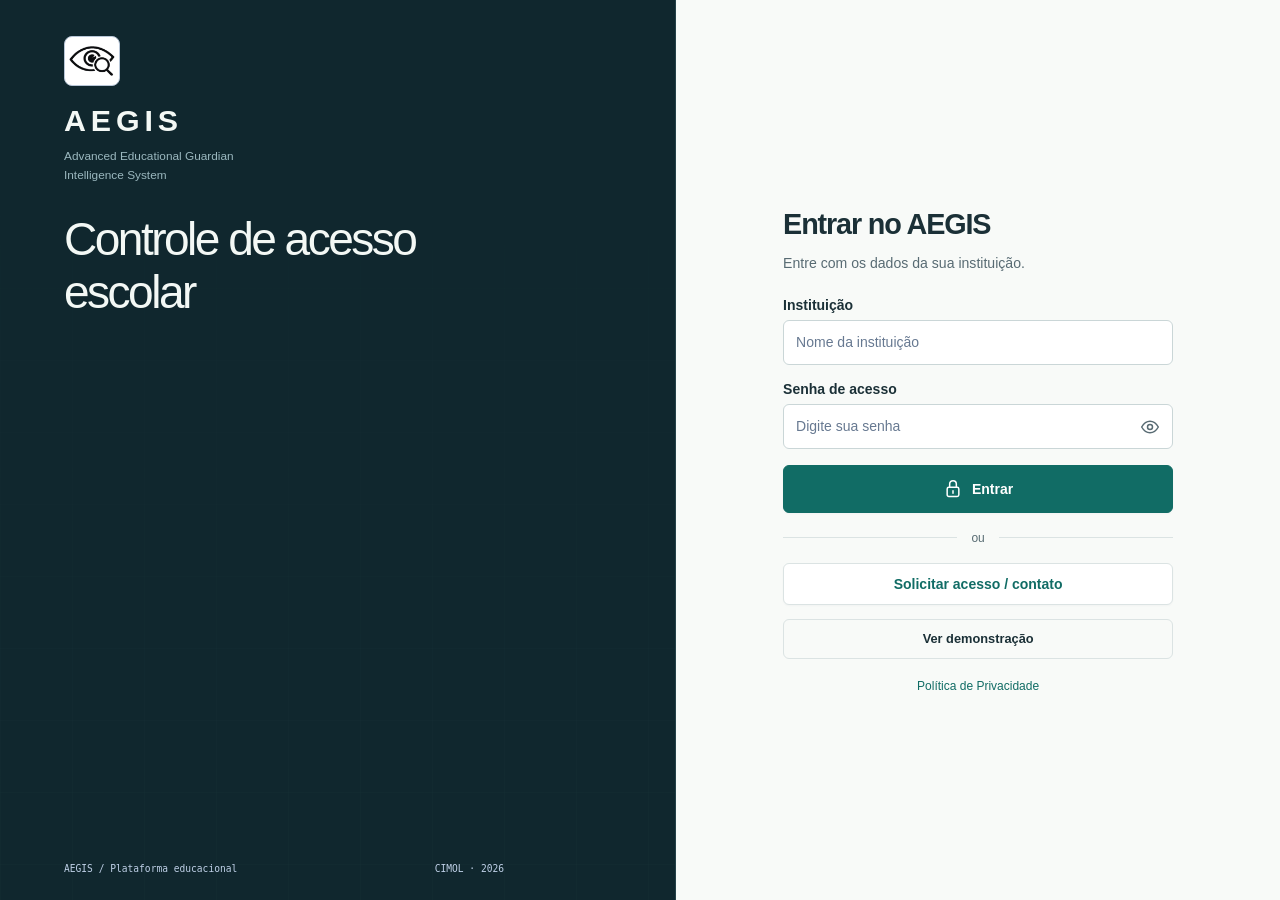
<file: index.html>
<!doctype html>
<html lang="pt-BR">
<head>
  <meta charset="UTF-8">
  <meta name="viewport" content="width=device-width, initial-scale=1">
  <meta name="theme-color" content="#061c4e">
  <meta name="description" content="AEGIS: acompanhamento de identificações, movimentações e registros em ambientes educacionais.">
  <title>Entrar · AEGIS</title>
  <link id="site-icon" rel="icon" type="image/svg+xml" href="data:image/svg+xml,%3Csvg%20xmlns%3D%22http%3A%2F%2Fwww.w3.org%2F2000%2Fsvg%22%20viewBox%3D%220%200%201%201%22%3E%3C%2Fsvg%3E">
  <link rel="stylesheet" href="./style.css?v=9">
    <link rel="stylesheet" href="./console.css?v=9">
  <script src="./AegisShared.js?v=7" defer></script>
  <script src="./index.js?v=9" defer></script>
</head>
<body>
  <a class="skip-link" href="#main">Pular para o conteúdo</a>
  <div id="app"><main class="app-loading" id="main" tabindex="-1" aria-labelledby="loading-title"><h1 id="loading-title">Entrar</h1><p role="status">Carregando a plataforma…</p></main></div>

  <dialog id="modal" aria-labelledby="modal-title"><h2 id="modal-title" class="visually-hidden">Janela do AEGIS</h2></dialog>
  <div id="toasts" class="toasts" aria-live="polite" aria-atomic="false"></div>
  <noscript><p>Ative o JavaScript para usar os formulários e os dados salvos do AEGIS.</p></noscript>
</body>
</html>
</file>
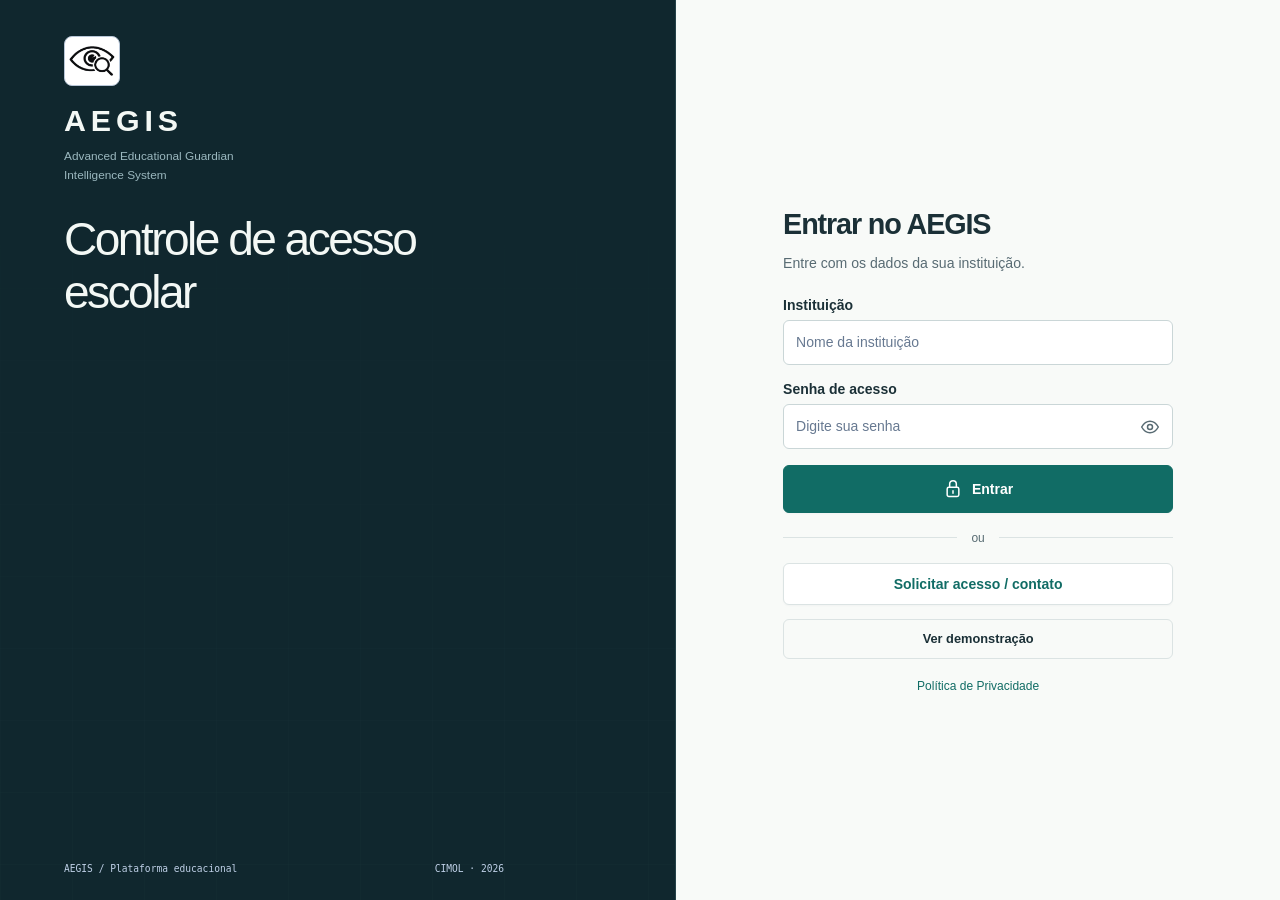
<file: Alunos.html>
<!doctype html>
<html lang="pt-BR">
<head>
  <meta charset="UTF-8">
  <meta name="viewport" content="width=device-width, initial-scale=1">
  <meta name="theme-color" content="#061c4e">
  <meta name="description" content="AEGIS: acompanhamento de identificações, movimentações e registros em ambientes educacionais.">
  <title>Alunos · AEGIS</title>
  <link id="site-icon" rel="icon" type="image/svg+xml" href="data:image/svg+xml,%3Csvg%20xmlns%3D%22http%3A%2F%2Fwww.w3.org%2F2000%2Fsvg%22%20viewBox%3D%220%200%201%201%22%3E%3C%2Fsvg%3E">
  <link rel="stylesheet" href="./style.css?v=9">
    <link rel="stylesheet" href="./console.css?v=9">
  <script src="./AegisShared.js?v=7" defer></script>
  <script src="./Alunos.js?v=7" defer></script>
</head>
<body>
  <a class="skip-link" href="#main">Pular para o conteúdo</a>

  <div id="app"><main class="app-loading" id="main" tabindex="-1" aria-labelledby="loading-title"><h1 id="loading-title">Alunos</h1><p role="status">Carregando a plataforma…</p></main></div>

  <dialog id="modal" aria-labelledby="modal-title"><h2 id="modal-title" class="visually-hidden">Janela do AEGIS</h2></dialog>
  <div id="toasts" class="toasts" aria-live="polite" aria-atomic="false"></div>
  <noscript><p>Ative o JavaScript para usar os formulários e os dados salvos do AEGIS.</p></noscript>
</body>
</html>
</file>
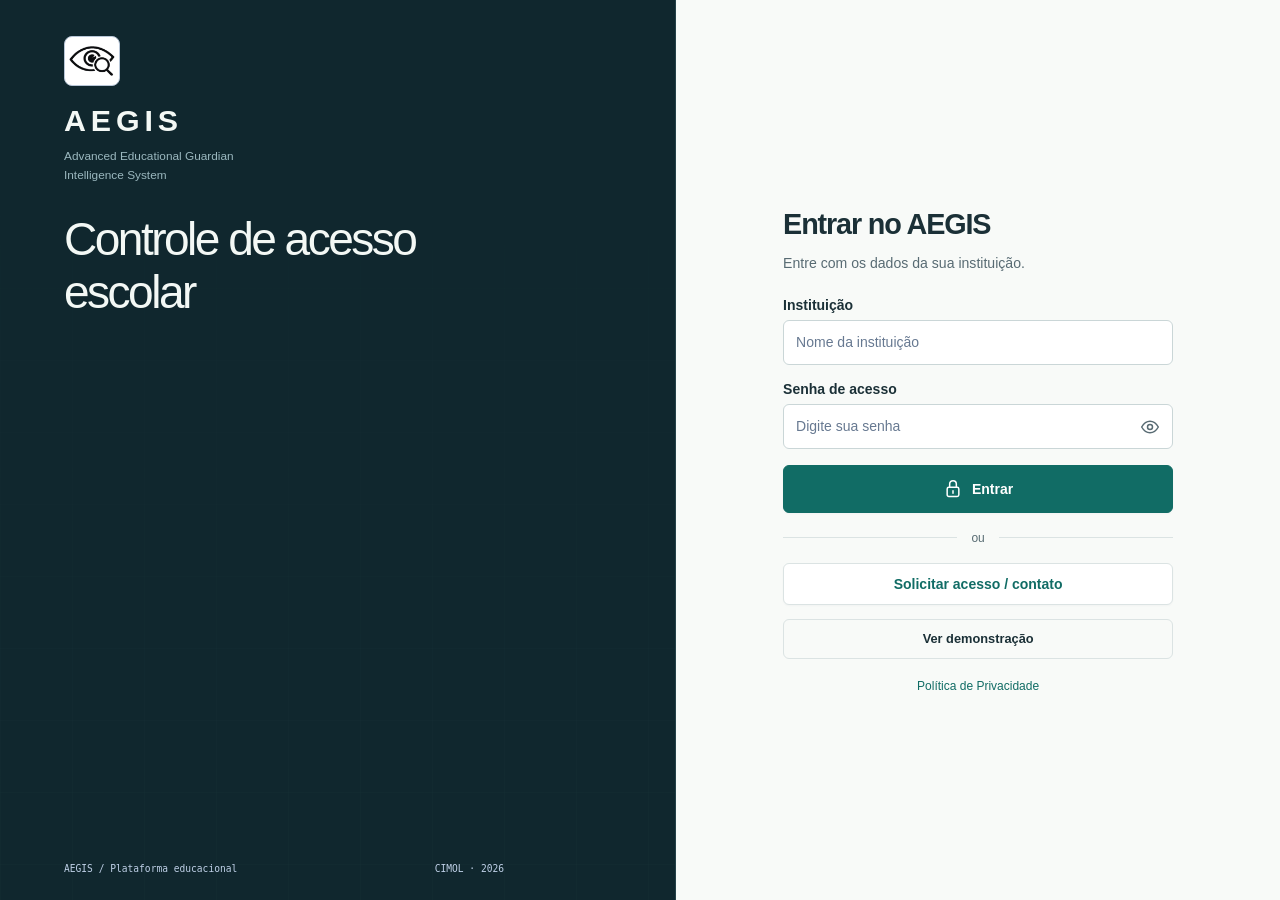
<file: Configuracoes.html>
<!doctype html>
<html lang="pt-BR">
<head>
  <meta charset="UTF-8">
  <meta name="viewport" content="width=device-width, initial-scale=1">
  <meta name="theme-color" content="#061c4e">
  <meta name="description" content="AEGIS: acompanhamento de identificações, movimentações e registros em ambientes educacionais.">
  <title>Configurações · AEGIS</title>
  <link id="site-icon" rel="icon" type="image/svg+xml" href="data:image/svg+xml,%3Csvg%20xmlns%3D%22http%3A%2F%2Fwww.w3.org%2F2000%2Fsvg%22%20viewBox%3D%220%200%201%201%22%3E%3C%2Fsvg%3E">
  <link rel="stylesheet" href="./style.css?v=9">
    <link rel="stylesheet" href="./console.css?v=9">
  <script src="./AegisShared.js?v=7" defer></script>
  <script src="./Configuracoes.js?v=7" defer></script>
</head>
<body>
  <a class="skip-link" href="#main">Pular para o conteúdo</a>
  <div id="app"><main class="app-loading" id="main" tabindex="-1" aria-labelledby="loading-title"><h1 id="loading-title">Configurações</h1><p role="status">Carregando a plataforma…</p></main></div>

  <dialog id="modal" aria-labelledby="modal-title"><h2 id="modal-title" class="visually-hidden">Janela do AEGIS</h2></dialog>
  <div id="toasts" class="toasts" aria-live="polite" aria-atomic="false"></div>
  <noscript><p>Ative o JavaScript para usar os formulários e os dados salvos do AEGIS.</p></noscript>
</body>
</html>
</file>
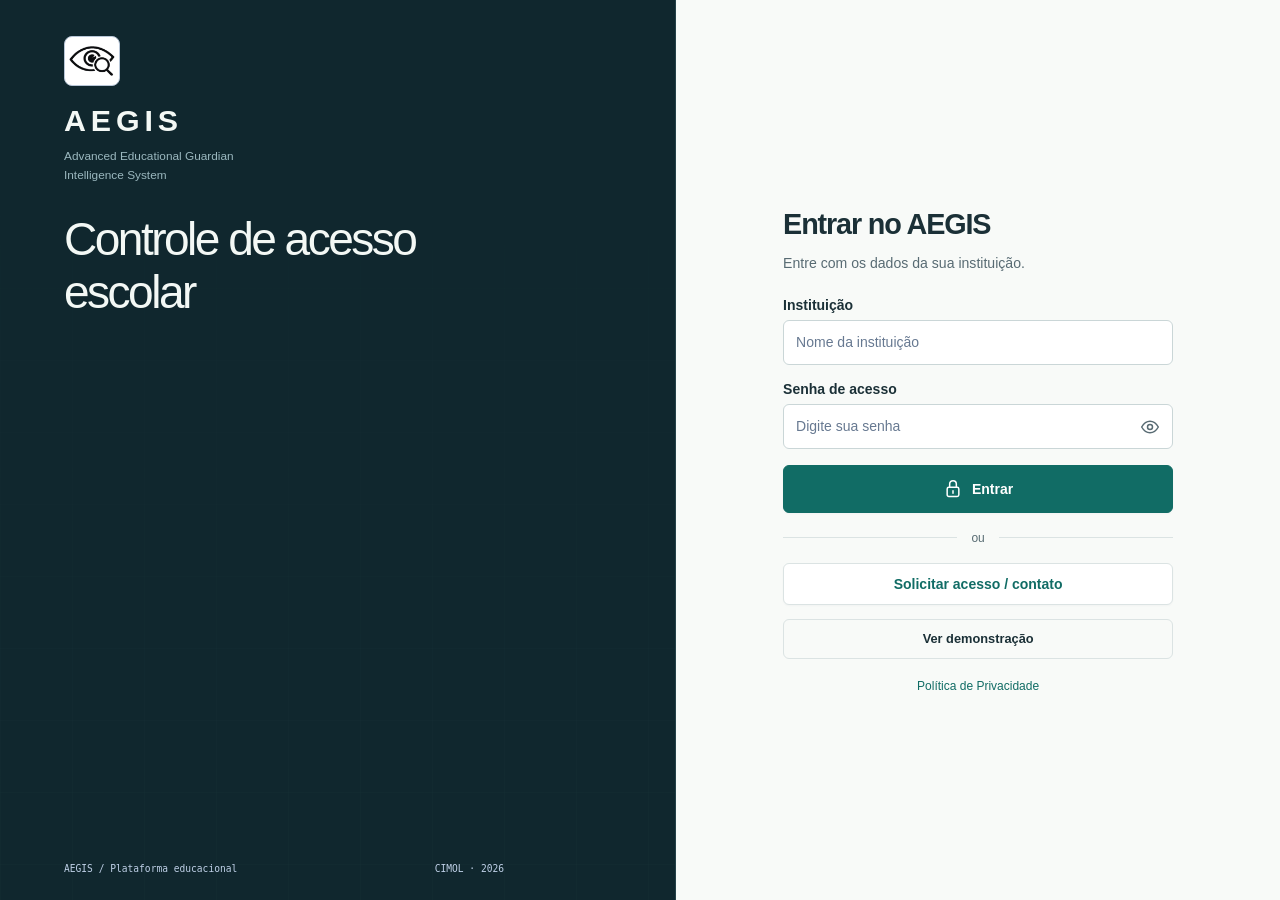
<file: DadosGerais.html>
<!doctype html>
<html lang="pt-BR">
<head>
  <meta charset="UTF-8">
  <meta name="viewport" content="width=device-width, initial-scale=1">
  <meta name="theme-color" content="#061c4e">
  <meta name="description" content="AEGIS: acompanhamento de identificações, movimentações e registros em ambientes educacionais.">
  <title>Dados gerais · AEGIS</title>
  <link id="site-icon" rel="icon" type="image/svg+xml" href="data:image/svg+xml,%3Csvg%20xmlns%3D%22http%3A%2F%2Fwww.w3.org%2F2000%2Fsvg%22%20viewBox%3D%220%200%201%201%22%3E%3C%2Fsvg%3E">
  <link rel="stylesheet" href="./style.css?v=9">
    <link rel="stylesheet" href="./console.css?v=9">
  <script src="./AegisShared.js?v=7" defer></script>
  <script src="./DadosGerais.js?v=9" defer></script>
</head>
<body>
  <a class="skip-link" href="#main">Pular para o conteúdo</a>
  <div id="app"><main class="app-loading" id="main" tabindex="-1" aria-labelledby="loading-title"><h1 id="loading-title">Dados gerais</h1><p role="status">Carregando a plataforma…</p></main></div>

  <dialog id="modal" aria-labelledby="modal-title"><h2 id="modal-title" class="visually-hidden">Janela do AEGIS</h2></dialog>
  <div id="toasts" class="toasts" aria-live="polite" aria-atomic="false"></div>
  <noscript><p>Ative o JavaScript para usar os formulários e os dados salvos do AEGIS.</p></noscript>
</body>
</html>
</file>
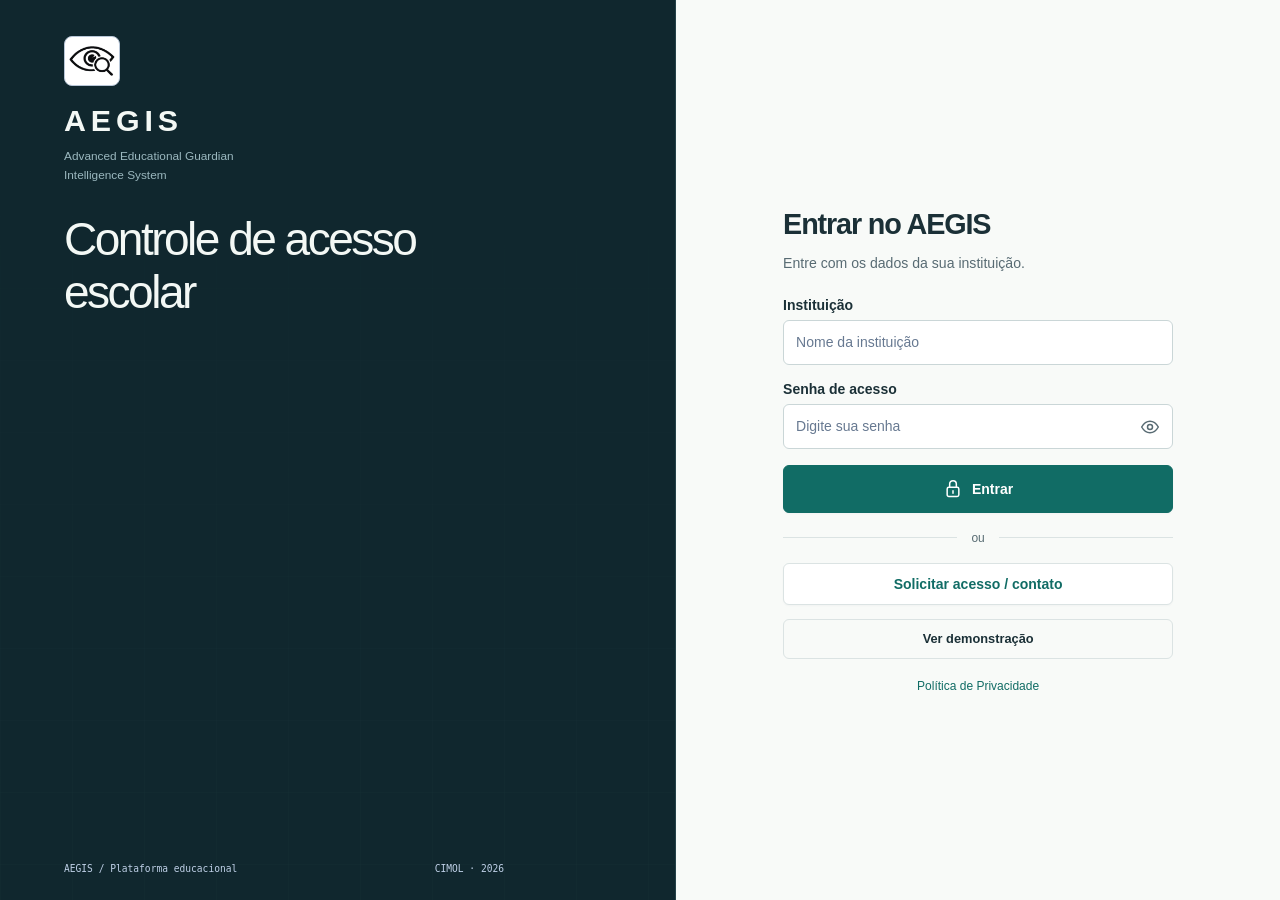
<file: Eventos.html>
<!doctype html>
<html lang="pt-BR">
<head>
  <meta charset="UTF-8">
  <meta name="viewport" content="width=device-width, initial-scale=1">
  <meta name="theme-color" content="#061c4e">
  <meta name="description" content="AEGIS: acompanhamento de identificações, movimentações e registros em ambientes educacionais.">
  <title>Eventos · AEGIS</title>
  <link id="site-icon" rel="icon" type="image/svg+xml" href="data:image/svg+xml,%3Csvg%20xmlns%3D%22http%3A%2F%2Fwww.w3.org%2F2000%2Fsvg%22%20viewBox%3D%220%200%201%201%22%3E%3C%2Fsvg%3E">
  <link rel="stylesheet" href="./style.css?v=9">
    <link rel="stylesheet" href="./console.css?v=9">
  <script src="./AegisShared.js?v=7" defer></script>
  <script src="./Eventos.js?v=7" defer></script>
</head>
<body>
  <a class="skip-link" href="#main">Pular para o conteúdo</a>
  <div id="app"><main class="app-loading" id="main" tabindex="-1" aria-labelledby="loading-title"><h1 id="loading-title">Eventos</h1><p role="status">Carregando a plataforma…</p></main></div>

  <dialog id="modal" aria-labelledby="modal-title"><h2 id="modal-title" class="visually-hidden">Janela do AEGIS</h2></dialog>
  <div id="toasts" class="toasts" aria-live="polite" aria-atomic="false"></div>
  <noscript><p>Ative o JavaScript para usar os formulários e os dados salvos do AEGIS.</p></noscript>
</body>
</html>
</file>
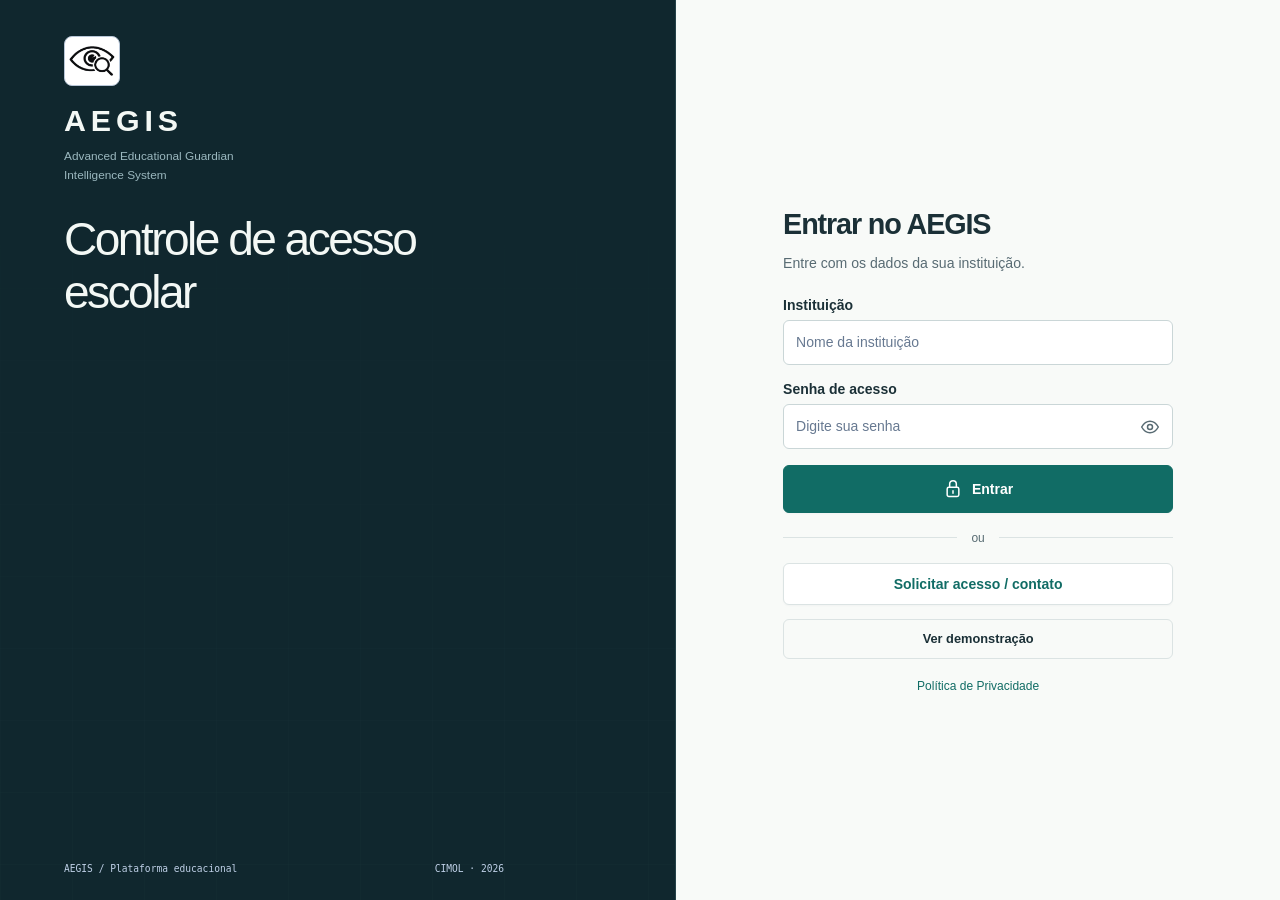
<file: Identificacoes.html>
<!doctype html>
<html lang="pt-BR">
<head>
  <meta charset="UTF-8">
  <meta name="viewport" content="width=device-width, initial-scale=1">
  <meta name="theme-color" content="#061c4e">
  <meta name="description" content="AEGIS: acompanhamento de identificações, movimentações e registros em ambientes educacionais.">
  <title>Identificações · AEGIS</title>
  <link id="site-icon" rel="icon" type="image/svg+xml" href="data:image/svg+xml,%3Csvg%20xmlns%3D%22http%3A%2F%2Fwww.w3.org%2F2000%2Fsvg%22%20viewBox%3D%220%200%201%201%22%3E%3C%2Fsvg%3E">
  <link rel="stylesheet" href="./style.css?v=9">
    <link rel="stylesheet" href="./console.css?v=9">
  <script src="./AegisShared.js?v=7" defer></script>
  <script src="./Identificacoes.js?v=7" defer></script>
</head>
<body>
  <a class="skip-link" href="#main">Pular para o conteúdo</a>

  <div id="app"><main class="app-loading" id="main" tabindex="-1" aria-labelledby="loading-title"><h1 id="loading-title">Identificações</h1><p role="status">Carregando a plataforma…</p></main></div>

  <dialog id="modal" aria-labelledby="modal-title"><h2 id="modal-title" class="visually-hidden">Janela do AEGIS</h2></dialog>
  <div id="toasts" class="toasts" aria-live="polite" aria-atomic="false"></div>
  <noscript><p>Ative o JavaScript para usar os formulários e os dados salvos do AEGIS.</p></noscript>
</body>
</html>
</file>
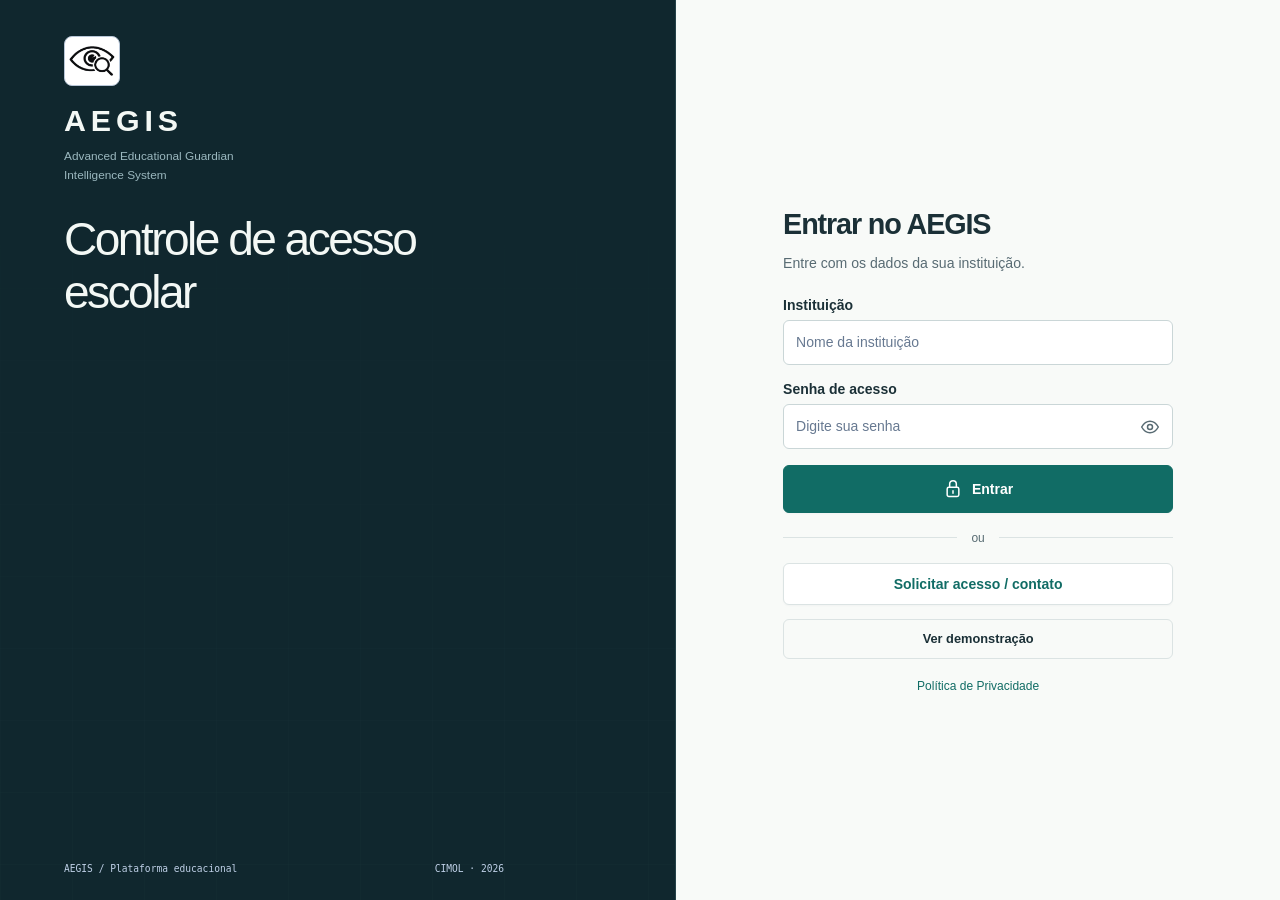
<file: Movimentacao.html>
<!doctype html>
<html lang="pt-BR">
<head>
  <meta charset="UTF-8">
  <meta name="viewport" content="width=device-width, initial-scale=1">
  <meta name="theme-color" content="#061c4e">
  <meta name="description" content="AEGIS: acompanhamento de identificações, movimentações e registros em ambientes educacionais.">
  <title>Movimentação dos alunos · AEGIS</title>
  <link id="site-icon" rel="icon" type="image/svg+xml" href="data:image/svg+xml,%3Csvg%20xmlns%3D%22http%3A%2F%2Fwww.w3.org%2F2000%2Fsvg%22%20viewBox%3D%220%200%201%201%22%3E%3C%2Fsvg%3E">
  <link rel="stylesheet" href="./style.css?v=9">
    <link rel="stylesheet" href="./console.css?v=9">
  <script src="./AegisShared.js?v=7" defer></script>
  <script src="./Movimentacao.js?v=7" defer></script>
</head>
<body>
  <a class="skip-link" href="#main">Pular para o conteúdo</a>
  <div id="app"><main class="app-loading" id="main" tabindex="-1" aria-labelledby="loading-title"><h1 id="loading-title">Movimentação dos alunos</h1><p role="status">Carregando a plataforma…</p></main></div>

  <dialog id="modal" aria-labelledby="modal-title"><h2 id="modal-title" class="visually-hidden">Janela do AEGIS</h2></dialog>
  <div id="toasts" class="toasts" aria-live="polite" aria-atomic="false"></div>
  <noscript><p>Ative o JavaScript para usar os formulários e os dados salvos do AEGIS.</p></noscript>
</body>
</html>
</file>
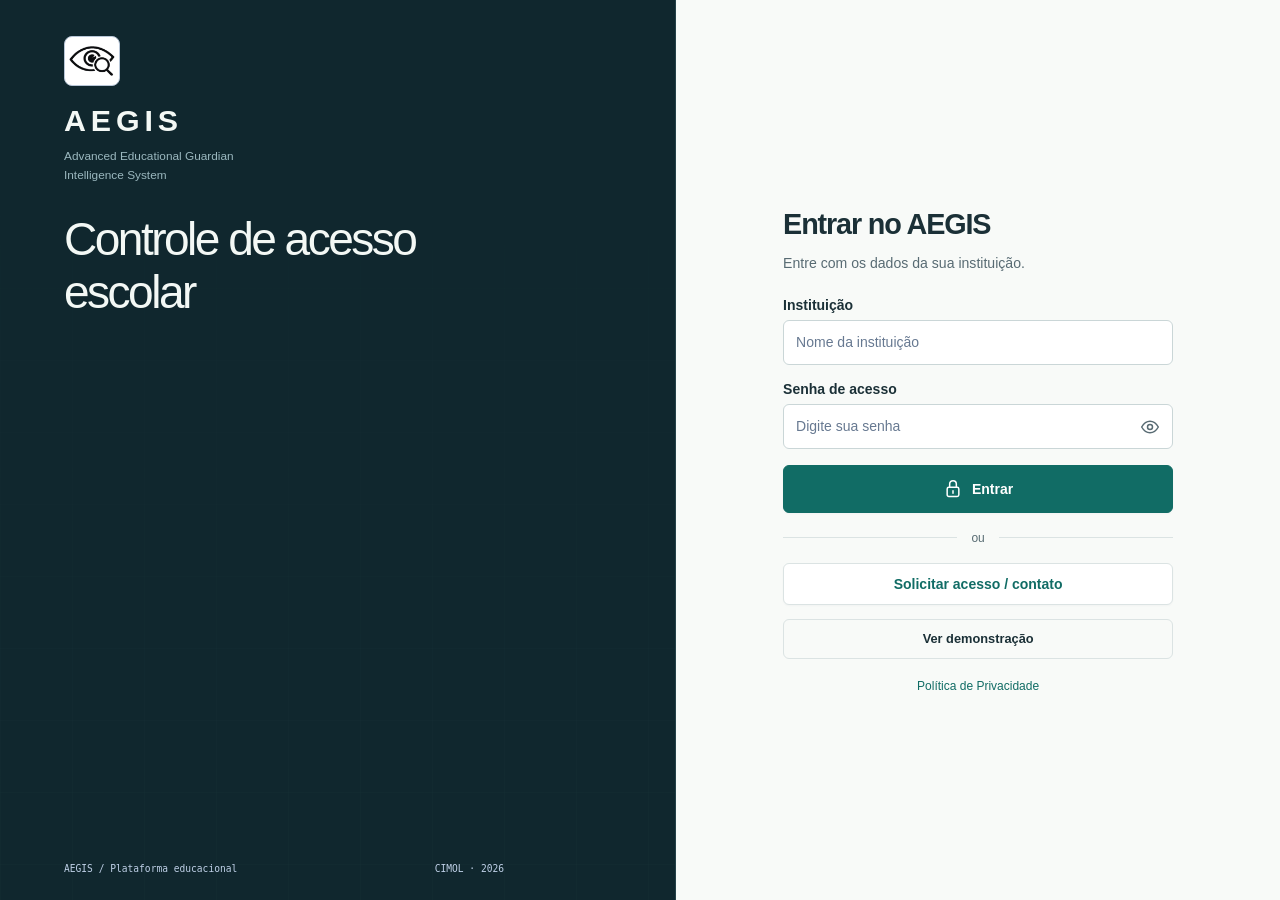
<file: PRB.html>
<!doctype html>
<html lang="pt-BR">
<head>
  <meta charset="UTF-8">
  <meta name="viewport" content="width=device-width, initial-scale=1">
  <meta name="theme-color" content="#061c4e">
  <meta name="description" content="AEGIS: acompanhamento de identificações, movimentações e registros em ambientes educacionais.">
  <title>Área PRB · AEGIS</title>
  <link id="site-icon" rel="icon" type="image/svg+xml" href="data:image/svg+xml,%3Csvg%20xmlns%3D%22http%3A%2F%2Fwww.w3.org%2F2000%2Fsvg%22%20viewBox%3D%220%200%201%201%22%3E%3C%2Fsvg%3E">
  <link rel="stylesheet" href="./style.css?v=9">
    <link rel="stylesheet" href="./console.css?v=9">
  <script src="./AegisShared.js?v=7" defer></script>
  <script src="./PRB.js?v=7" defer></script>
</head>
<body>
  <a class="skip-link" href="#main">Pular para o conteúdo</a>
  <div id="app"><main class="app-loading" id="main" tabindex="-1" aria-labelledby="loading-title"><h1 id="loading-title">Área PRB</h1><p role="status">Carregando a plataforma…</p></main></div>

  <dialog id="modal" aria-labelledby="modal-title"><h2 id="modal-title" class="visually-hidden">Janela do AEGIS</h2></dialog>
  <div id="toasts" class="toasts" aria-live="polite" aria-atomic="false"></div>
  <noscript><p>Ative o JavaScript para usar os formulários e os dados salvos do AEGIS.</p></noscript>
</body>
</html>
</file>
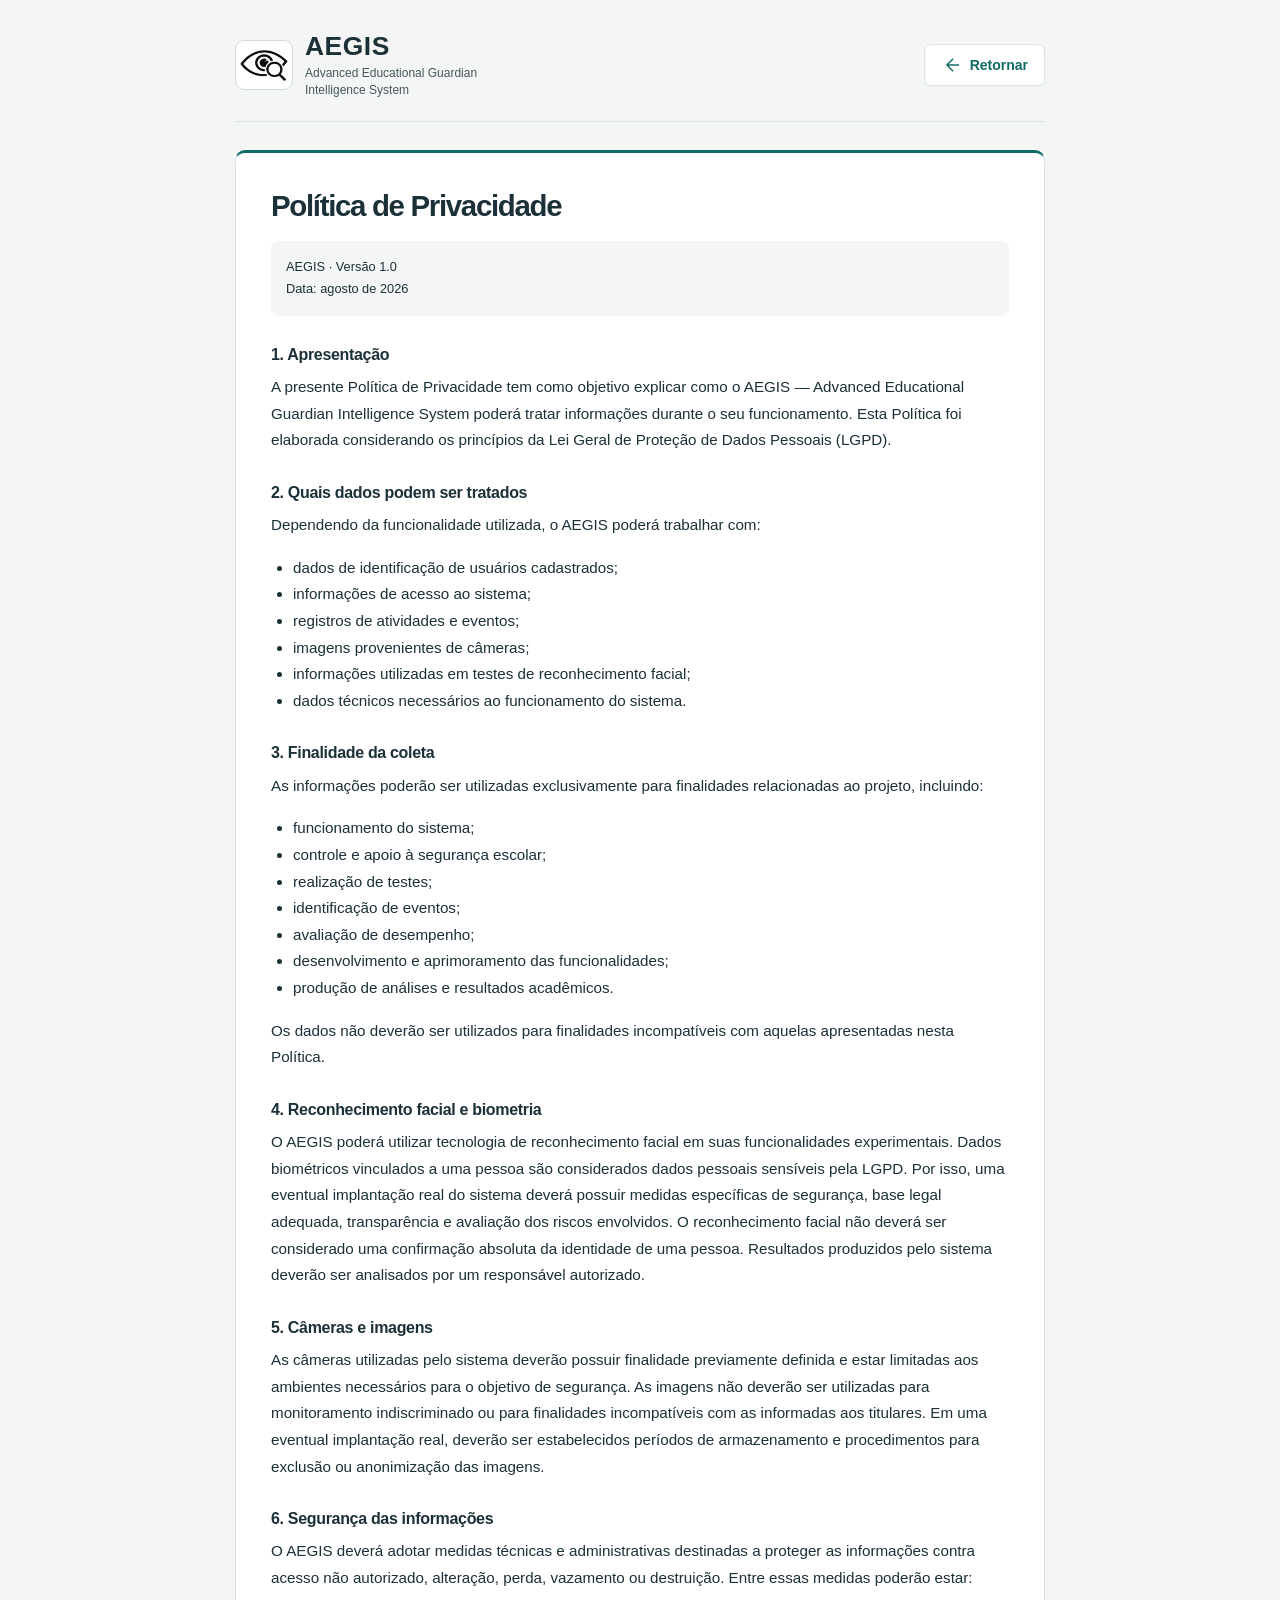
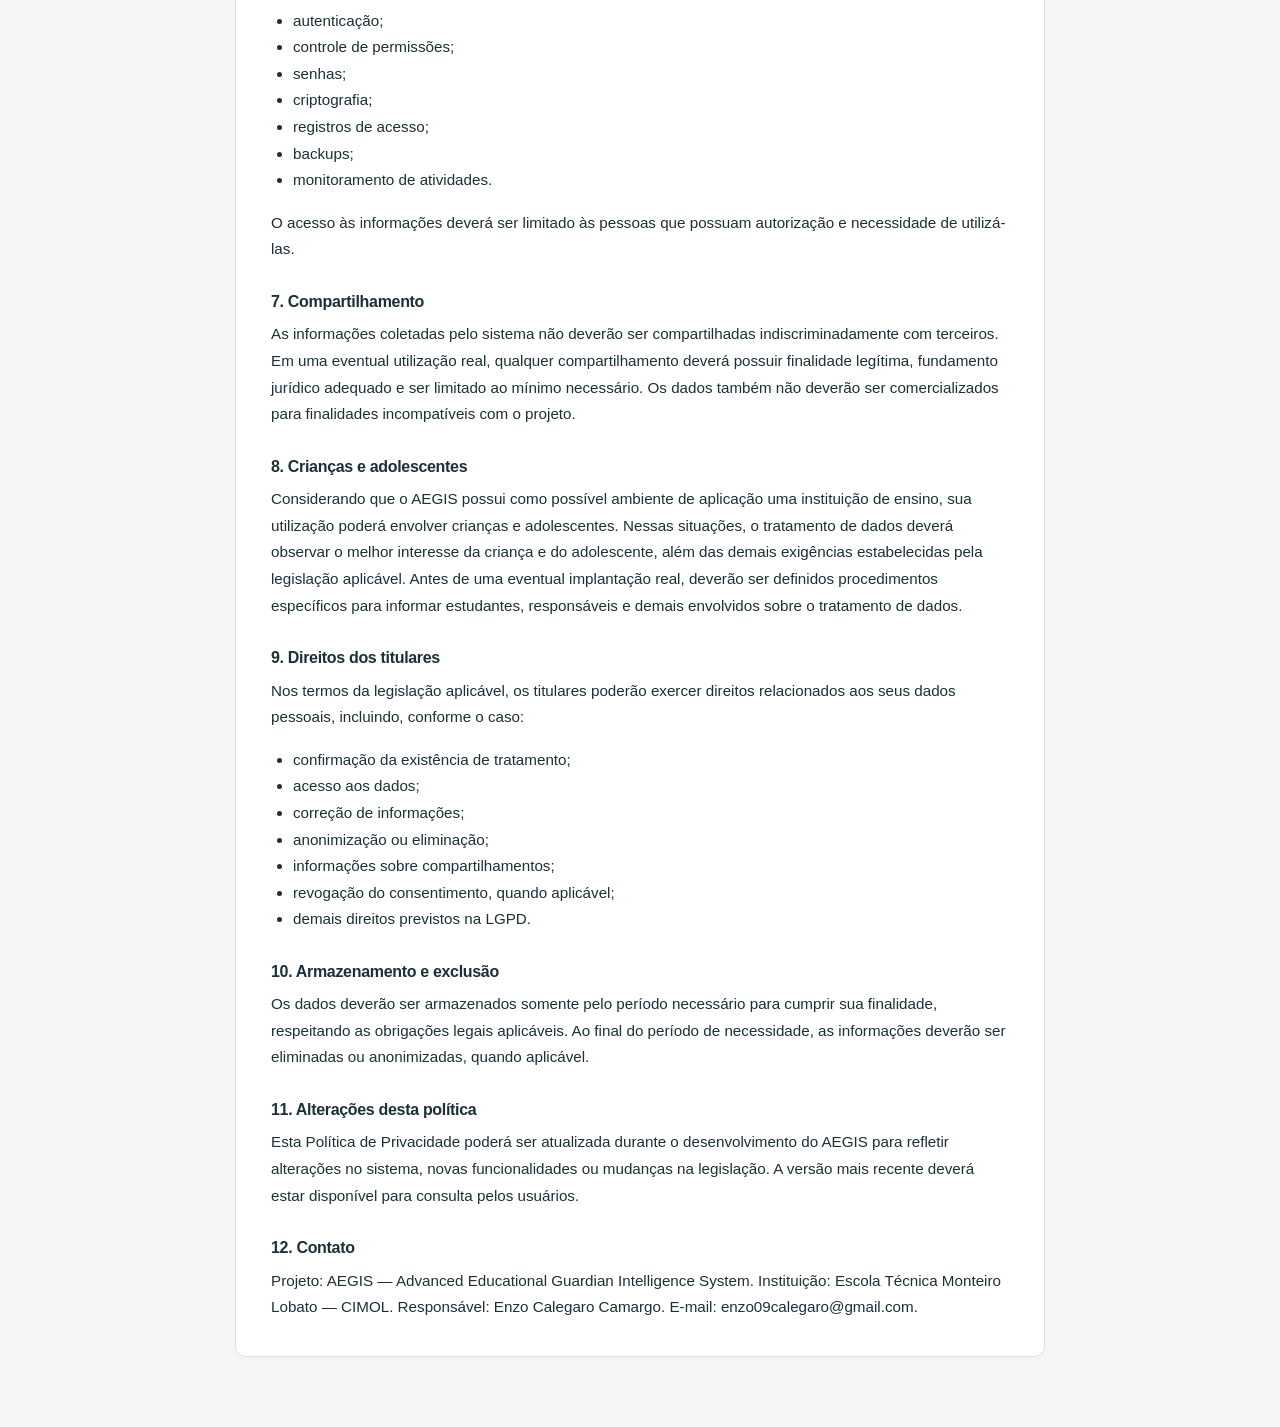
<file: Privacidade.html>
<!doctype html>
<html lang="pt-BR">
<head>
  <meta charset="UTF-8">
  <meta name="viewport" content="width=device-width, initial-scale=1">
  <meta name="theme-color" content="#061c4e">
  <meta name="description" content="AEGIS: acompanhamento de identificações, movimentações e registros em ambientes educacionais.">
  <title>Política de Privacidade · AEGIS</title>
  <link id="site-icon" rel="icon" type="image/svg+xml" href="data:image/svg+xml,%3Csvg%20xmlns%3D%22http%3A%2F%2Fwww.w3.org%2F2000%2Fsvg%22%20viewBox%3D%220%200%201%201%22%3E%3C%2Fsvg%3E">
  <link rel="stylesheet" href="./style.css?v=9">
    <link rel="stylesheet" href="./console.css?v=9">
  <script src="./AegisShared.js?v=7" defer></script>
  <script src="./Privacidade.js?v=7" defer></script>
</head>
<body>
  <a class="skip-link" href="#main">Pular para o conteúdo</a>
  <div id="app">
<div class="privacy-page"><header class="public-header"><div class="brand"><span class="brand-mark"><img src="data:image/svg+xml,%3Csvg%20xmlns%3D%22http%3A%2F%2Fwww.w3.org%2F2000%2Fsvg%22%20viewBox%3D%220%200%201%201%22%3E%3C%2Fsvg%3E" alt=""></span><div><div class="brand-name">AEGIS</div><div class="brand-sub">Advanced Educational Guardian<br>Intelligence System</div></div></div><a class="btn" href="DadosGerais.html"><svg class="icon " width="20" height="20" viewBox="0 0 24 24" fill="none" stroke="currentColor" stroke-linecap="round" stroke-linejoin="round" aria-hidden="true"><path d="m14 5-7 7 7 7m-7-7h14"/></svg>Retornar</a>
      </header><main id="main" class="panel privacy-content" tabindex="-1" aria-labelledby="privacy-title">
          <article>
            <header>
              <h1 id="privacy-title">Política de Privacidade</h1>
              <p class="privacy-meta">AEGIS · Versão 1.0<br>Data: agosto de 2026</p>
            </header><section aria-labelledby="privacy-section-0">
              <h2 id="privacy-section-0">1. Apresentação</h2>
              <p>A presente Política de Privacidade tem como objetivo explicar como o AEGIS — Advanced Educational Guardian Intelligence System poderá tratar informações durante o seu funcionamento. Esta Política foi elaborada considerando os princípios da Lei Geral de Proteção de Dados Pessoais (LGPD).</p></section><section aria-labelledby="privacy-section-1">
              <h2 id="privacy-section-1">2. Quais dados podem ser tratados</h2>
              <p>Dependendo da funcionalidade utilizada, o AEGIS poderá trabalhar com:</p><ul><li>dados de identificação de usuários cadastrados;</li><li>informações de acesso ao sistema;</li><li>registros de atividades e eventos;</li><li>imagens provenientes de câmeras;</li><li>informações utilizadas em testes de reconhecimento facial;</li><li>dados técnicos necessários ao funcionamento do sistema.</li></ul></section><section aria-labelledby="privacy-section-2">
              <h2 id="privacy-section-2">3. Finalidade da coleta</h2>
              <p>As informações poderão ser utilizadas exclusivamente para finalidades relacionadas ao projeto, incluindo:</p><ul><li>funcionamento do sistema;</li><li>controle e apoio à segurança escolar;</li><li>realização de testes;</li><li>identificação de eventos;</li><li>avaliação de desempenho;</li><li>desenvolvimento e aprimoramento das funcionalidades;</li><li>produção de análises e resultados acadêmicos.</li></ul><p>Os dados não deverão ser utilizados para finalidades incompatíveis com aquelas apresentadas nesta Política.</p></section><section aria-labelledby="privacy-section-3">
              <h2 id="privacy-section-3">4. Reconhecimento facial e biometria</h2>
              <p>O AEGIS poderá utilizar tecnologia de reconhecimento facial em suas funcionalidades experimentais. Dados biométricos vinculados a uma pessoa são considerados dados pessoais sensíveis pela LGPD. Por isso, uma eventual implantação real do sistema deverá possuir medidas específicas de segurança, base legal adequada, transparência e avaliação dos riscos envolvidos. O reconhecimento facial não deverá ser considerado uma confirmação absoluta da identidade de uma pessoa. Resultados produzidos pelo sistema deverão ser analisados por um responsável autorizado.</p></section><section aria-labelledby="privacy-section-4">
              <h2 id="privacy-section-4">5. Câmeras e imagens</h2>
              <p>As câmeras utilizadas pelo sistema deverão possuir finalidade previamente definida e estar limitadas aos ambientes necessários para o objetivo de segurança. As imagens não deverão ser utilizadas para monitoramento indiscriminado ou para finalidades incompatíveis com as informadas aos titulares. Em uma eventual implantação real, deverão ser estabelecidos períodos de armazenamento e procedimentos para exclusão ou anonimização das imagens.</p></section><section aria-labelledby="privacy-section-5">
              <h2 id="privacy-section-5">6. Segurança das informações</h2>
              <p>O AEGIS deverá adotar medidas técnicas e administrativas destinadas a proteger as informações contra acesso não autorizado, alteração, perda, vazamento ou destruição. Entre essas medidas poderão estar:</p><ul><li>autenticação;</li><li>controle de permissões;</li><li>senhas;</li><li>criptografia;</li><li>registros de acesso;</li><li>backups;</li><li>monitoramento de atividades.</li></ul><p>O acesso às informações deverá ser limitado às pessoas que possuam autorização e necessidade de utilizá-las.</p></section><section aria-labelledby="privacy-section-6">
              <h2 id="privacy-section-6">7. Compartilhamento</h2>
              <p>As informações coletadas pelo sistema não deverão ser compartilhadas indiscriminadamente com terceiros. Em uma eventual utilização real, qualquer compartilhamento deverá possuir finalidade legítima, fundamento jurídico adequado e ser limitado ao mínimo necessário. Os dados também não deverão ser comercializados para finalidades incompatíveis com o projeto.</p></section><section aria-labelledby="privacy-section-7">
              <h2 id="privacy-section-7">8. Crianças e adolescentes</h2>
              <p>Considerando que o AEGIS possui como possível ambiente de aplicação uma instituição de ensino, sua utilização poderá envolver crianças e adolescentes. Nessas situações, o tratamento de dados deverá observar o melhor interesse da criança e do adolescente, além das demais exigências estabelecidas pela legislação aplicável. Antes de uma eventual implantação real, deverão ser definidos procedimentos específicos para informar estudantes, responsáveis e demais envolvidos sobre o tratamento de dados.</p></section><section aria-labelledby="privacy-section-8">
              <h2 id="privacy-section-8">9. Direitos dos titulares</h2>
              <p>Nos termos da legislação aplicável, os titulares poderão exercer direitos relacionados aos seus dados pessoais, incluindo, conforme o caso:</p><ul><li>confirmação da existência de tratamento;</li><li>acesso aos dados;</li><li>correção de informações;</li><li>anonimização ou eliminação;</li><li>informações sobre compartilhamentos;</li><li>revogação do consentimento, quando aplicável;</li><li>demais direitos previstos na LGPD.</li></ul></section><section aria-labelledby="privacy-section-9">
              <h2 id="privacy-section-9">10. Armazenamento e exclusão</h2>
              <p>Os dados deverão ser armazenados somente pelo período necessário para cumprir sua finalidade, respeitando as obrigações legais aplicáveis. Ao final do período de necessidade, as informações deverão ser eliminadas ou anonimizadas, quando aplicável.</p></section><section aria-labelledby="privacy-section-10">
              <h2 id="privacy-section-10">11. Alterações desta política</h2>
              <p>Esta Política de Privacidade poderá ser atualizada durante o desenvolvimento do AEGIS para refletir alterações no sistema, novas funcionalidades ou mudanças na legislação. A versão mais recente deverá estar disponível para consulta pelos usuários.</p></section><section aria-labelledby="privacy-section-11">
              <h2 id="privacy-section-11">12. Contato</h2>
              <p>Projeto: AEGIS — Advanced Educational Guardian Intelligence System. Instituição: Escola Técnica Monteiro Lobato — CIMOL. Responsável: Enzo Calegaro Camargo. E-mail: enzo09calegaro@gmail.com.</p></section></article>
        </main>
      </div>
  </div>
  <dialog id="modal" aria-labelledby="modal-title"><h2 id="modal-title" class="visually-hidden">Janela do AEGIS</h2></dialog>
  <div id="toasts" class="toasts" aria-live="polite" aria-atomic="false"></div>
  <noscript><p>Ative o JavaScript para usar os formulários e os dados salvos do AEGIS.</p></noscript>
</body>
</html>
</file>
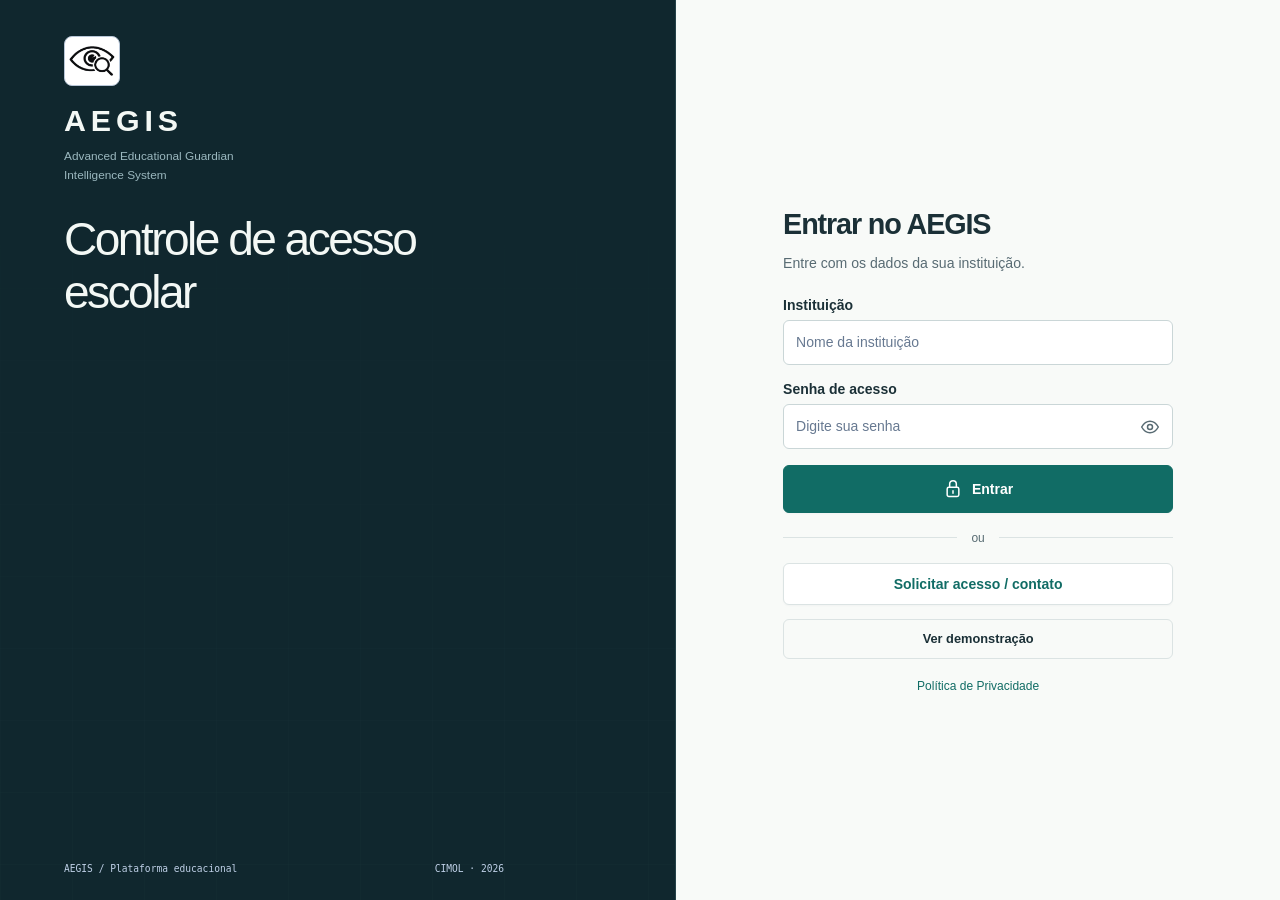
<file: Relatorio.html>
<!doctype html>
<html lang="pt-BR">
<head>
  <meta charset="UTF-8">
  <meta name="viewport" content="width=device-width, initial-scale=1">
  <meta name="theme-color" content="#061c4e">
  <meta name="description" content="AEGIS: acompanhamento de identificações, movimentações e registros em ambientes educacionais.">
  <title>Relatório geral · AEGIS</title>
  <link id="site-icon" rel="icon" type="image/svg+xml" href="data:image/svg+xml,%3Csvg%20xmlns%3D%22http%3A%2F%2Fwww.w3.org%2F2000%2Fsvg%22%20viewBox%3D%220%200%201%201%22%3E%3C%2Fsvg%3E">
  <link rel="stylesheet" href="./style.css?v=9">
    <link rel="stylesheet" href="./console.css?v=9">
  <script src="./AegisShared.js?v=7" defer></script>
  <script src="./Relatorio.js?v=7" defer></script>
</head>
<body>
  <a class="skip-link" href="#main">Pular para o conteúdo</a>

  <div id="app"><main class="app-loading" id="main" tabindex="-1" aria-labelledby="loading-title"><h1 id="loading-title">Relatório geral</h1><p role="status">Carregando a plataforma…</p></main></div>

  <dialog id="modal" aria-labelledby="modal-title"><h2 id="modal-title" class="visually-hidden">Janela do AEGIS</h2></dialog>
  <div id="toasts" class="toasts" aria-live="polite" aria-atomic="false"></div>
  <noscript><p>Ative o JavaScript para usar os formulários e os dados salvos do AEGIS.</p></noscript>
</body>
</html>
</file>
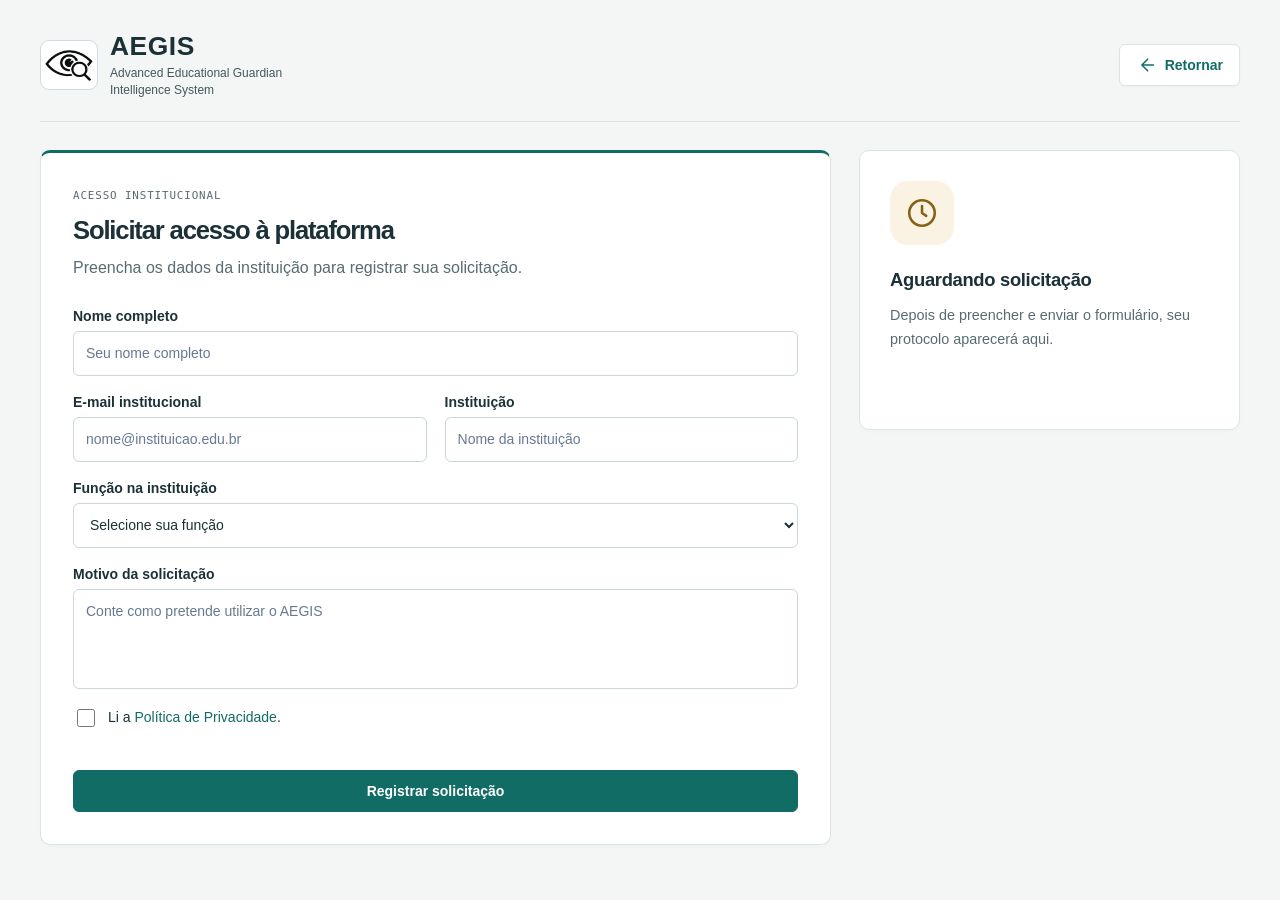
<file: SolicitarAcesso.html>
<!doctype html>
<html lang="pt-BR">
<head>
  <meta charset="UTF-8">
  <meta name="viewport" content="width=device-width, initial-scale=1">
  <meta name="theme-color" content="#061c4e">
  <meta name="description" content="AEGIS: acompanhamento de identificações, movimentações e registros em ambientes educacionais.">
  <title>Solicitar acesso · AEGIS</title>
  <link id="site-icon" rel="icon" type="image/svg+xml" href="data:image/svg+xml,%3Csvg%20xmlns%3D%22http%3A%2F%2Fwww.w3.org%2F2000%2Fsvg%22%20viewBox%3D%220%200%201%201%22%3E%3C%2Fsvg%3E">
  <link rel="stylesheet" href="./style.css?v=9">
    <link rel="stylesheet" href="./console.css?v=9">
  <script src="./AegisShared.js?v=7" defer></script>
  <script src="./SolicitarAcesso.js?v=7" defer></script>
</head>
<body>
  <a class="skip-link" href="#main">Pular para o conteúdo</a>
  <div id="app"><main class="app-loading" id="main" tabindex="-1" aria-labelledby="loading-title"><h1 id="loading-title">Solicitar acesso</h1><p role="status">Carregando a plataforma…</p></main></div>

  <dialog id="modal" aria-labelledby="modal-title"><h2 id="modal-title" class="visually-hidden">Janela do AEGIS</h2></dialog>
  <div id="toasts" class="toasts" aria-live="polite" aria-atomic="false"></div>
  <noscript><p>Ative o JavaScript para usar os formulários e os dados salvos do AEGIS.</p></noscript>
</body>
</html>
</file>
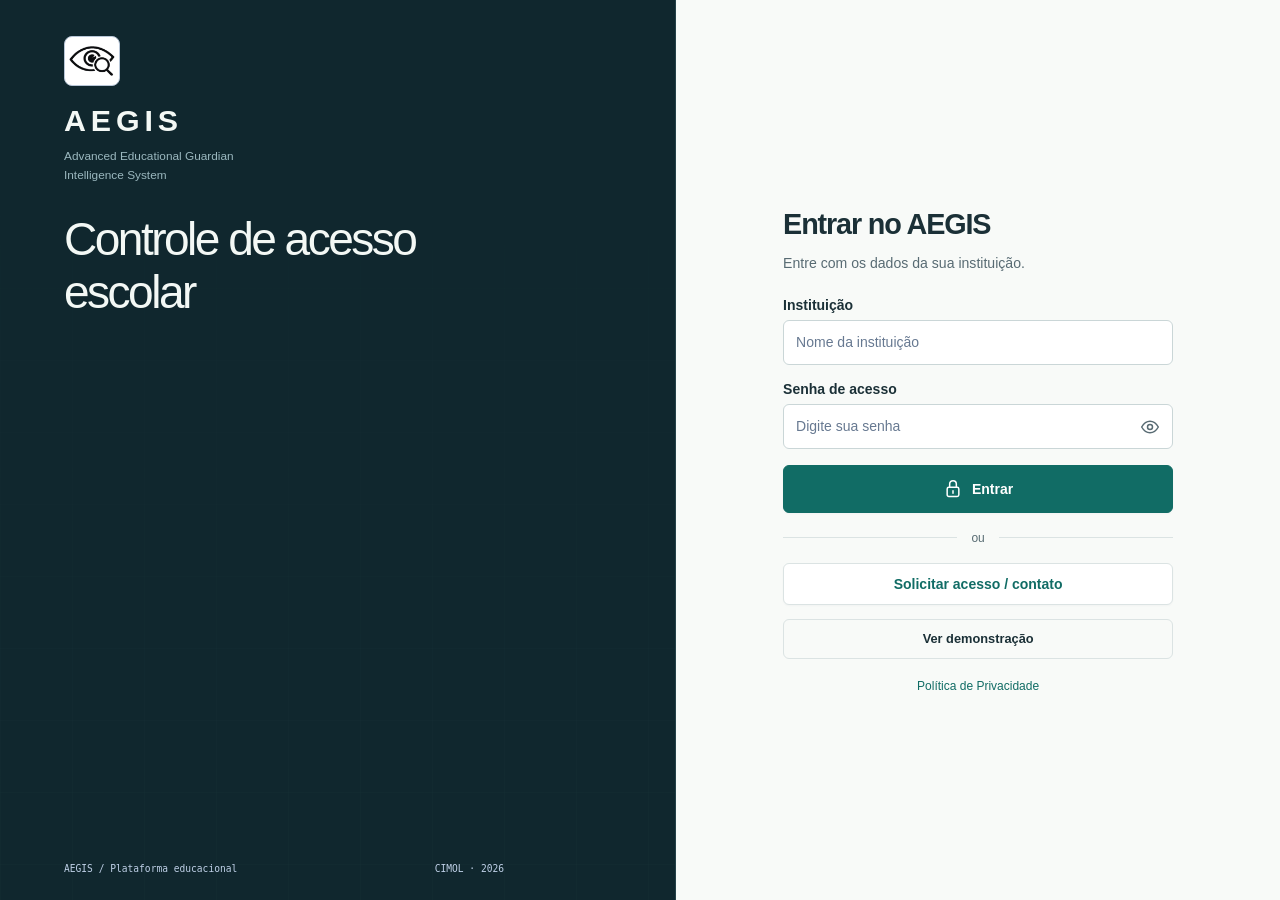
<file: Suporte.html>
<!doctype html>
<html lang="pt-BR">
<head>
  <meta charset="UTF-8">
  <meta name="viewport" content="width=device-width, initial-scale=1">
  <meta name="theme-color" content="#061c4e">
  <meta name="description" content="AEGIS: acompanhamento de identificações, movimentações e registros em ambientes educacionais.">
  <title>Ajuda e suporte · AEGIS</title>
  <link id="site-icon" rel="icon" type="image/svg+xml" href="data:image/svg+xml,%3Csvg%20xmlns%3D%22http%3A%2F%2Fwww.w3.org%2F2000%2Fsvg%22%20viewBox%3D%220%200%201%201%22%3E%3C%2Fsvg%3E">
  <link rel="stylesheet" href="./style.css?v=9">
    <link rel="stylesheet" href="./console.css?v=9">
  <script src="./AegisShared.js?v=7" defer></script>
  <script src="./Suporte.js?v=9" defer></script>
</head>
<body>
  <a class="skip-link" href="#main">Pular para o conteúdo</a>
  <div id="app"><main class="app-loading" id="main" tabindex="-1" aria-labelledby="loading-title"><h1 id="loading-title">Ajuda e suporte</h1><p role="status">Carregando a plataforma…</p></main></div>

  <dialog id="modal" aria-labelledby="modal-title"><h2 id="modal-title" class="visually-hidden">Janela do AEGIS</h2></dialog>
  <div id="toasts" class="toasts" aria-live="polite" aria-atomic="false"></div>
  <noscript><p>Ative o JavaScript para usar os formulários e os dados salvos do AEGIS.</p></noscript>
</body>
</html>
</file>
<file: style.css>
:root {
  --navy: #143138;
  --navy-deep: #101f26;
  --blue: #16766e;
  --action: #116c65;
  --violet: #16766e;
  --green-accent: #19816a;
  --yellow-accent: #997016;
  --red-accent: #c24b50;
  --blue-soft: #eaf4f1;
  --ink: #1b3037;
  --muted: #586b73;
  --line: #dbe3e3;
  --surface: #fff;
  --bg: #f3f6f5;
  --green: #146b51;
  --green-soft: #eaf5ef;
  --amber: #876115;
  --amber-soft: #faf3e4;
  --red: #b33b43;
  --red-soft: #fff0f0;
  --radius: 10px;
  --shadow: 0 2px 4px #17353d04;
  --mono: "Cascadia Code", "SFMono-Regular", Consolas, monospace;
  font-family: "Segoe UI", Inter, Arial, sans-serif;
  font-size: 16px;
  color: var(--ink);
  background: var(--bg);
  font-synthesis: none;
}
* {
  box-sizing: border-box;
}
body {
  margin: 0;
}
.app-loading {
  min-height: 100dvh;
  display: flex;
  flex-direction: column;
  align-items: center;
  justify-content: center;
  gap: 16px;
  padding: 24px;
  text-align: center;
}
button,input,textarea,select {
  font: inherit;
}
button,a,input,textarea,select {
  -webkit-tap-highlight-color: transparent;
}
button {
  cursor: pointer;
}
button:disabled {
  cursor: not-allowed;
  opacity: .58;
}
a {
  color: var(--action);
  text-decoration: none;
}
a:hover {
  text-decoration: underline;
}
button,input,select,textarea,a {
  outline-offset: 4px;
}
button:focus-visible,a:focus-visible,input:focus-visible,textarea:focus-visible,select:focus-visible {
  outline: 3px solid #3882ff;
}
button {
  color: inherit;
}
h1,h2,h3,p {
  margin: 0;
}
h1 {
  font-size: 1.8rem;
  letter-spacing: -.055rem;
  line-height: 1.2;
}
h2 {
  font-size: 1.15rem;
  letter-spacing: -.02rem;
  line-height: 1.4;
}
h3 {
  font-size: 1rem;
  line-height: 1.4;
}
p {
  line-height: 1.65;
}
small {
  font-size: .8rem;
}
.muted {
  color: var(--muted);
}
.eyebrow {
  text-transform: uppercase;
  font-size: .75rem;
  font-weight: 700;
  letter-spacing: .12em;
}
.icon {
  display: inline-block;
  flex-shrink: 0;
  width: 20px;
  height: 20px;
  vertical-align: middle;
  stroke-width: 1.8;
}
.icon-lg {
  width: 26px;
  height: 26px;
}
.skip-link {
  position: fixed;
  top: -80px;
  left: 20px;
  background: #fff;
  padding: 12px;
  z-index: 1000;
}
.skip-link:focus {
  top: 12px;
}
.btn {
  border: 1px solid var(--line);
  border-radius: 9px;
  min-height: 42px;
  display: inline-flex;
  align-items: center;
  justify-content: center;
  gap: 9px;
  background: white;
  padding: 10px 16px;
  font-size: .875rem;
  font-weight: 600;
  text-decoration: none;
  transition: background .15s,box-shadow .15s;
}
.btn:hover {
  background: #f0f4fa;
  text-decoration: none;
}
.btn.primary {
  background: var(--action);
  border-color: var(--action);
  color: #fff;
}
.btn.primary:hover {
  background: #1d4ed8;
}
.btn.navy {
  background: var(--navy);
  border-color: var(--navy);
  color: #fff;
}
.btn.danger {
  background: var(--red);
  color: #fff;
  border-color: var(--red);
}
.btn.full {
  width: 100%;
}
.btn.small {
  min-height: 36px;
  padding: 7px 11px;
  font-size: .8rem;
}
.btn.ghost {
  background: transparent;
  border-color: transparent;
}
.icon-button {
  display: inline-flex;
  justify-content: center;
  align-items: center;
  border: 1px solid transparent;
  border-radius: 8px;
  background: transparent;
  width: 40px;
  height: 40px;
  color: var(--muted);
}
.icon-button:hover {
  background: var(--blue-soft);
  color: var(--blue);
}
.icon-button.danger:hover {
  color: var(--red);
  background: var(--red-soft);
}
.field {
  display: grid;
  gap: 7px;
  min-width: 0;
}
.field>label,.field>span {
  font-size: .875rem;
  font-weight: 600;
}
.input {
  width: 100%;
  min-width: 0;
  min-height: 45px;
  border: 1px solid #b8c6d9;
  background: #fff;
  border-radius: 9px;
  padding: 11px 12px;
  color: var(--ink);
}
.input::placeholder {
  color: #677991;
  opacity: 1;
}
.input:hover {
  border-color: #8194af;
}
.input:focus {
  border-color: var(--blue);
}
textarea {
  resize: none;
}
textarea.input {
  resize: none;
  min-height: 100px;
  line-height: 1.5;
}
input[type=date] {
  min-height: 42px;
}
input[type=checkbox] {
  width: 18px;
  height: 18px;
  accent-color: var(--blue);
}
select.input {
  padding-right: 28px;
}
.form-grid {
  display: grid;
  grid-template-columns: 1fr 1fr;
  gap: 18px;
}
.span-2 {
  grid-column: 1/-1;
}
.form-error {
  color: var(--red);
  font-size: .875rem;
  line-height: 1.5;
  margin-top: 4px;
  min-height: 0;
}
.form-error:empty {
  display: none;
}
.form-note {
  font-size: .8rem;
  color: var(--muted);
  line-height: 1.5;
}
.check-row {
  display: flex;
  align-items: flex-start;
  gap: 10px;
  font-size: .875rem;
  line-height: 1.5;
}
.check-row input {
  flex-shrink: 0;
  margin-top: 2px;
}
.search-input {
  position: relative;
  min-width: 0;
}
.search-input>.icon {
  position: absolute;
  left: 13px;
  top: 50%;
  transform: translateY(-50%);
  color: #697c97;
  pointer-events: none;
}
.search-input .input {
  padding-left: 41px;
}
.search-input input[type=search]::-webkit-search-cancel-button {
  cursor: pointer;
}
.badge {
  display: inline-flex;
  align-items: center;
  gap: 6px;
  padding: 5px 9px;
  border-radius: 6px;
  font-size: .75rem;
  font-weight: 600;
  white-space: normal;
  line-height: 1.35;
  color: var(--muted);
  background: #eef2f7;
}
.badge .icon {
  width: 14px;
  height: 14px;
}
.badge.success {
  background: var(--green-soft);
  color: var(--green);
}
.badge.warning {
  background: var(--amber-soft);
  color: var(--amber);
}
.badge.danger {
  background: var(--red-soft);
  color: var(--red);
}
.badge.blue {
  background: var(--blue-soft);
  color: #245ab0;
}
.status-dot {
  width: 7px;
  height: 7px;
  border-radius: 50%;
  background: currentColor;
  display: inline-block;
  flex-shrink: 0;
}
.brand {
  display: flex;
  align-items: center;
  gap: 12px;
}
.brand-mark {
  display: grid;
  place-items: center;
  width: 43px;
  height: 43px;
  background: #e6eeff;
  border-radius: 12px;
}
.brand-mark img {
  width: 32px;
  height: auto;
}
.brand-name {
  font-size: 1.65rem;
  font-weight: 750;
  letter-spacing: .02em;
  line-height: 1.1;
}
.brand-sub {
  font-size: .75rem;
  line-height: 1.4;
  margin-top: 4px;
  opacity: .8;
}
.auth-page {
  min-height: 100dvh;
  display: grid;
  grid-template-columns: minmax(380px,.95fr) minmax(400px,1.05fr);
}
.auth-story {
  background: var(--navy-deep);
  color: white;
  padding: 48px clamp(32px,5vw,90px);
  position: relative;
  overflow: hidden;
  display: flex;
  flex-direction: column;
  justify-content: space-between;
  gap: 64px;
}
.auth-story:before {
  content: "";
  position: absolute;
  inset: 0;
  background: linear-gradient(120deg,transparent,#19396970),linear-gradient(#719fe712 1px,transparent 1px),linear-gradient(90deg,#719fe712 1px,transparent 1px);
  background-size: auto,60px 60px,60px 60px;
  mask-image: linear-gradient(to bottom,transparent,#000);
}
.auth-story>* {
  position: relative;
}
.auth-story .brand-mark {
  background: #d9e8ff;
}
.auth-story .brand-sub {
  max-width: 210px;
}
.auth-story h1 {
  font-size: clamp(2.5rem,3.8vw,4rem);
  letter-spacing: -.08rem;
  font-weight: 650;
  max-width: 510px;
  line-height: 1.12;
  margin: 22px 0;
}
.auth-story h1 span {
  color: #86b5ff;
}
.auth-story p {
  color: #bfd0e7;
  max-width: 440px;
}
.auth-art {
  padding: 28px;
  border: 1px solid #7494c540;
  border-radius: 18px;
  margin-top: 40px;
  background: #142c5355;
  max-width: 430px;
  display: flex;
  align-items: center;
  gap: 18px;
}
.auth-art img {
  width: 65px;
  filter: invert(1);
  opacity: .9;
}
.auth-art strong {
  display: block;
  font-size: .9rem;
  margin-bottom: 5px;
}
.auth-art span {
  font-size: .8rem;
  color: #c1d0e3;
  line-height: 1.5;
}
.auth-story-footer {
  color: #a0b6d5;
  font-size: .75rem;
  line-height: 1.5;
}
.auth-body {
  padding: 38px clamp(28px,5vw,90px);
  display: flex;
  flex-direction: column;
  justify-content: center;
  background: linear-gradient(160deg,#fff 70%,#eaf2ff);
}
.auth-wrap {
  width: 100%;
  max-width: 460px;
  margin: auto;
}
.auth-wrap h2 {
  font-size: 1.9rem;
  letter-spacing: -.045rem;
  margin: 12px 0 8px;
}
.auth-wrap>.muted {
  margin-bottom: 30px;
  font-size: .95rem;
}
.auth-form {
  display: grid;
  gap: 20px;
}
.auth-form .btn {
  min-height: 48px;
}
.password-input {
  position: relative;
}
.password-input .input {
  padding-right: 45px;
}
.password-input .icon-button {
  position: absolute;
  right: 3px;
  top: 3px;
}
.separator {
  display: flex;
  align-items: center;
  gap: 14px;
  color: var(--muted);
  font-size: .75rem;
  margin: 22px 0;
}
.separator:before,.separator:after {
  content: "";
  height: 1px;
  background: var(--line);
  flex: 1;
}
.demo-credentials {
  padding: 14px 16px;
  border: 1px solid #c3d5f2;
  background: var(--blue-soft);
  border-radius: 10px;
  margin-top: 25px;
  font-size: .8rem;
  color: #3a5175;
  line-height: 1.6;
}
.demo-credentials strong {
  color: #183b73;
}
.auth-links {
  display: flex;
  justify-content: center;
  flex-wrap: wrap;
  gap: 12px;
  margin: 24px 0 0;
  font-size: .8rem;
}
.auth-links span {
  color: var(--muted);
}
.back-link {
  display: inline-flex;
  align-items: center;
  gap: 8px;
  font-size: .875rem;
  font-weight: 600;
  margin-bottom: 25px;
}
.request-page {
  min-height: 100dvh;
  padding: 32px max(20px,calc((100vw - 1200px)/2));
  background: linear-gradient(150deg,#e8f2ff,#f7faff 55%,#e9edfa);
}
.public-header {
  display: flex;
  justify-content: space-between;
  align-items: center;
  margin-bottom: 28px;
  gap: 18px;
}
.request-layout {
  display: grid;
  grid-template-columns: minmax(0,1.35fr) minmax(260px,.65fr);
  gap: 28px;
  align-items: start;
}
.request-card {
  padding: 32px;
}
.request-card h1 {
  font-size: 1.6rem;
  margin-bottom: 10px;
}
.request-card>p {
  margin-bottom: 26px;
}
.request-status {
  padding: 30px;
  min-height: 280px;
}
.status-illustration {
  width: 64px;
  height: 64px;
  display: grid;
  place-items: center;
  background: var(--amber-soft);
  border-radius: 18px;
  color: var(--amber);
  margin-bottom: 22px;
}
.status-illustration.success {
  background: var(--green-soft);
  color: var(--green);
}
.status-illustration .icon {
  width: 34px;
  height: 34px;
}
.request-status h2 {
  margin-bottom: 12px;
}
.request-status p {
  font-size: .9rem;
  color: var(--muted);
}
.protocol {
  padding: 18px;
  background: var(--blue-soft);
  border: 1px solid #c3d5f2;
  border-radius: 10px;
  margin: 20px 0;
}
.protocol strong {
  display: block;
  margin-top: 7px;
  letter-spacing: .04rem;
  font-size: 1.1rem;
}
.privacy-page {
  max-width: 850px;
  margin: 0 auto;
  padding: 32px 20px 70px;
}
.privacy-content {
  padding: 35px;
  margin-top: 25px;
}
.privacy-content h1 {
  margin-bottom: 18px;
}
.privacy-content section {
  margin-top: 28px;
}
.privacy-content section h2 {
  font-size: 1rem;
  margin-bottom: 8px;
}
.privacy-content p,.privacy-content li {
  font-size: .95rem;
  line-height: 1.75;
}
.privacy-content ul {
  padding-left: 22px;
}
.privacy-meta {
  padding: 15px;
  background: var(--bg);
  border-radius: 8px;
  font-size: .8rem!important;
}
.app-shell {
  min-height: 100dvh;
  display: grid;
  grid-template-columns: 244px minmax(0,1fr);
}
.sidebar {
  background: var(--navy-deep);
  color: #fff;
  padding: 30px 18px 20px;
  display: flex;
  flex-direction: column;
  position: sticky;
  top: 0;
  height: 100dvh;
  z-index: 50;
}
.sidebar .brand {
  padding: 0 10px;
  margin-bottom: 36px;
  gap: 10px;
}
.sidebar .brand-mark {
  width: 35px;
  height: 35px;
  border-radius: 9px;
  flex-shrink: 0;
}
.sidebar .brand-mark img {
  width: 27px;
}
.sidebar .brand-name {
  font-size: 1.5rem;
}
.sidebar .brand-sub {
  font-size: .75rem;
  color: #b2c2da;
}
.nav-section {
  color: #91a7c7;
  padding: 0 14px;
  margin: 0 0 12px;
  font-size: .75rem;
  font-weight: 600;
  letter-spacing: .1em;
  text-transform: uppercase;
}
.side-nav {
  display: grid;
  gap: 6px;
}
.nav-item {
  display: flex;
  align-items: center;
  gap: 13px;
  padding: 12px 14px;
  border-radius: 9px;
  font-size: .875rem;
  color: #c4d0e3;
  font-weight: 500;
  min-height: 45px;
}
.nav-item:hover {
  background: #ffffff0b;
  color: #fff;
  text-decoration: none;
}
.nav-item.active {
  background: var(--blue);
  color: var(--navy);
  font-weight: 700;
  box-shadow: 0 3px 10px #0002;
}
.nav-item .icon {
  width: 19px;
  height: 19px;
}
.side-divider {
  height: 1px;
  background: #ffffff25;
  margin: 24px 14px;
}
.sidebar-bottom {
  margin-top: auto;
  padding: 24px 5px 0;
}
.sync-panel {
  background: #142b50;
  border: 1px solid #2b4164;
  border-radius: 12px;
  padding: 16px;
  color: #dce7f7;
}
.sync-panel .eyebrow {
  font-size: .75rem;
  color: #a7bddc;
  letter-spacing: .08em;
}
.sync-time {
  font-size: 1.8rem;
  letter-spacing: -.03em;
  margin: 9px 0;
}
.sync-panel small {
  color: #a6d7bf;
  display: flex;
  align-items: center;
  gap: 7px;
}
.sidebar-bottom>p {
  font-size: .75rem;
  color: #9ab0d0;
  margin: 17px 4px 0;
}
.sidebar-close {
  display: none;
}
.sidebar-scrim {
  display: none;
}
.workspace {
  min-width: 0;
}
.topbar {
  height: 86px;
  display: flex;
  align-items: center;
  gap: 22px;
  padding: 0 32px;
  background: #fff;
  border-bottom: 1px solid var(--line);
}
.topbar .global-search {
  width: min(380px,100%);
  margin-right: auto;
}
.global-search .input {
  min-height: 42px;
  background: #f7f9fc;
  border-color: #d2dbe8;
  font-size: .875rem;
}
.topbar-actions {
  display: flex;
  align-items: center;
  gap: 12px;
}
.system-status {
  display: flex;
  align-items: center;
  gap: 8px;
  color: var(--green);
  font-size: .8rem;
  padding-right: 14px;
  border-right: 1px solid var(--line);
}
.system-status .icon {
  width: 23px;
  height: 23px;
}
.profile-button {
  display: flex;
  align-items: center;
  gap: 10px;
  border: 0;
  background: transparent;
  cursor: pointer;
  padding: 5px;
}
.avatar {
  width: 35px;
  height: 35px;
  background: #e8eef9;
  display: grid;
  place-items: center;
  border-radius: 50%;
  color: #355d99;
  font-size: .75rem;
  font-weight: 700;
  flex-shrink: 0;
}
.profile-label {
  font-size: .8rem;
  text-align: left;
  line-height: 1.4;
}
.profile-label small {
  display: block;
  color: var(--muted);
  font-size: .75rem;
}
.notify {
  position: relative;
}
.notification-dot {
  position: absolute;
  right: 8px;
  top: 7px;
  display: block;
  width: 6px;
  height: 6px;
  border-radius: 50%;
  background: var(--blue);
}
.mobile-menu {
  display: none;
}
.main-content {
  padding: 30px 32px 24px;
  max-width: 1600px;
  margin: auto;
}
.page-heading {
  display: flex;
  justify-content: space-between;
  align-items: center;
  gap: 16px;
  margin-bottom: 26px;
}
.page-heading p {
  color: var(--muted);
  font-size: .875rem;
  margin-top: 7px;
}
.page-heading .eyebrow {
  color: #56759d;
  margin-bottom: 8px;
  display: block;
}
.heading-side {
  display: flex;
  align-items: center;
  gap: 10px;
  flex-wrap: wrap;
}
.workspace-tabs {
  display: flex;
  gap: 25px;
  border-bottom: 1px solid #bfcde0;
  margin-bottom: 25px;
  overflow-x: auto;
  scrollbar-width: thin;
}
.tab {
  display: flex;
  align-items: center;
  gap: 8px;
  color: var(--muted);
  white-space: nowrap;
  padding: 0 0 15px;
  font-size: .875rem;
  font-weight: 600;
  border-bottom: 3px solid transparent;
  margin-bottom: -1px;
}
.tab:hover {
  text-decoration: none;
  color: var(--blue);
}
.tab.active {
  color: var(--action);
  border-bottom-color: var(--blue);
}
.tab .icon {
  width: 18px;
  height: 18px;
}
.toolbar {
  display: flex;
  align-items: center;
  flex-wrap: wrap;
  gap: 12px;
  margin-bottom: 22px;
}
.toolbar .search-input {
  max-width: 280px;
  flex: 1;
  min-width: 160px;
}
.toolbar select {
  width: auto;
  font-size: .875rem;
  min-height: 40px;
  padding-top: 9px;
  padding-bottom: 9px;
}
.toolbar .grow {
  margin-left: auto;
}
.toolbar .date-input {
  width: 165px;
  font-size: .85rem;
}
.segmented {
  display: inline-flex;
  padding: 3px;
  background: #e7edf6;
  border-radius: 9px;
  gap: 3px;
  flex-shrink: 0;
}
.segmented button {
  padding: 7px 13px;
  background: transparent;
  border: 0;
  border-radius: 6px;
  font-size: .8rem;
  color: var(--muted);
  font-weight: 600;
  min-height: 33px;
}
.segmented button.active {
  background: #fff;
  color: var(--blue);
  box-shadow: 0 2px 5px #102b5215;
}
.panel {
  background: #fff;
  border: 1px solid var(--line);
  border-radius: var(--radius);
  box-shadow: var(--shadow);
  min-width: 0;
}
.panel-header {
  display: flex;
  align-items: center;
  justify-content: space-between;
  gap: 12px;
  margin-bottom: 20px;
}
.panel-header a,.panel-header button.link {
  font-size: .8rem;
  font-weight: 600;
}
.panel-pad {
  padding: 23px;
}
.camera-grid {
  display: grid;
  grid-template-columns: repeat(4,minmax(0,1fr));
  gap: 16px;
}
.camera-card {
  overflow: hidden;
  transition: border-color .15s,transform .15s;
}
.camera-card:hover {
  border-color: #8da7cf;
  transform: translateY(-2px);
}
.camera-visual {
  height: 185px;
  position: relative;
  background: #dce4ec;
  overflow: hidden;
}
.camera-visual img {
  width: 100%;
  height: 100%;
  object-fit: cover;
  image-rendering: auto;
}
.camera-overlay {
  position: absolute;
  top: 11px;
  left: 11px;
  display: flex;
  align-items: center;
  gap: 6px;
  font-size: .75rem;
  font-weight: 700;
  background: #07162ea6;
  color: white;
  border-radius: 5px;
  padding: 5px 7px;
  letter-spacing: .06em;
}
.camera-code {
  position: absolute;
  bottom: 10px;
  right: 10px;
  color: #fff;
  background: #07162ead;
  padding: 4px 7px;
  border-radius: 4px;
  font-size: .75rem;
  font-family: monospace;
}
.camera-body {
  padding: 16px;
}
.camera-top {
  display: flex;
  align-items: center;
  justify-content: space-between;
  gap: 6px;
  margin-bottom: 10px;
}
.camera-top h2 {
  font-size: .8rem;
  color: var(--muted);
  font-weight: 500;
}
.camera-body .student-name {
  font-size: 1rem;
  font-weight: 650;
  display: block;
  margin-bottom: 5px;
}
.camera-bottom {
  display: flex;
  align-items: center;
  gap: 6px;
  color: var(--muted);
  font-size: .75rem;
  margin-top: 14px;
}
.camera-bottom .icon {
  width: 14px;
  height: 14px;
}
.camera-body .badge {
  font-size: .75rem;
}
.camera-detail {
  background: none;
  border: 0;
  padding: 0;
  text-align: left;
  display: block;
  width: 100%;
  cursor: pointer;
}
.dashboard-bottom {
  display: grid;
  grid-template-columns: minmax(0,1.25fr) minmax(0,.75fr);
  gap: 20px;
  margin-top: 22px;
}
.activity-list {
  display: grid;
  gap: 0;
}
.activity-row {
  display: flex;
  align-items: flex-start;
  gap: 12px;
  padding: 13px 0;
  border-top: 1px solid #e4eaf3;
}
.activity-row:first-child {
  border-top: 0;
  padding-top: 0;
}
.activity-icon {
  height: 33px;
  width: 33px;
  border-radius: 8px;
  display: grid;
  place-items: center;
  background: var(--green-soft);
  color: var(--green);
  flex-shrink: 0;
}
.activity-icon.warning {
  background: var(--amber-soft);
  color: var(--amber);
}
.activity-icon.danger {
  background: var(--red-soft);
  color: var(--red);
}
.activity-text {
  flex: 1;
  min-width: 0;
}
.activity-text strong {
  font-size: .875rem;
  font-weight: 600;
}
.activity-text p {
  font-size: .8rem;
  color: var(--muted);
  margin-top: 3px;
}
.activity-row time {
  color: var(--muted);
  font-size: .75rem;
  flex-shrink: 0;
  padding-top: 3px;
}
.quick-actions {
  display: grid;
  gap: 10px;
}
.quick-action {
  display: flex;
  align-items: center;
  gap: 13px;
  border: 1px solid var(--line);
  padding: 14px;
  border-radius: 10px;
  color: var(--ink);
  background: #fff;
}
.quick-action:hover {
  border-color: #99b5df;
  background: var(--blue-soft);
  text-decoration: none;
}
.quick-action>.icon {
  color: #345f9b;
  width: 23px;
  height: 23px;
}
.quick-action strong {
  display: block;
  font-size: .875rem;
  margin-bottom: 3px;
}
.quick-action small {
  color: var(--muted);
  font-size: .75rem;
}
.quick-action .icon-end {
  margin-left: auto;
  color: #6781a5;
  width: 16px;
  height: 16px;
}
.section-caption {
  font-size: .75rem;
  color: var(--muted);
  margin-top: 15px;
  display: flex;
  align-items: center;
  gap: 6px;
  line-height: 1.5;
}
.app-footer {
  display: flex;
  justify-content: space-between;
  gap: 12px;
  font-size: .75rem;
  color: #536882;
  margin-top: 30px;
  border-top: 1px solid var(--line);
  padding-top: 18px;
  flex-wrap: wrap;
}
.app-footer a {
  color: #536882;
}
.movement-grid {
  display: grid;
  grid-template-columns: repeat(2,minmax(0,1fr));
  gap: 18px;
}
.movement-card {
  display: flex;
  gap: 18px;
  padding: 19px;
}
.movement-photo {
  width: 94px;
  height: 113px;
  object-fit: cover;
  border-radius: 10px;
  background: #e9eef6;
  flex-shrink: 0;
}
.movement-info {
  flex: 1;
  min-width: 0;
}
.movement-info .badge {
  margin: 6px 0 10px;
}
.movement-info h2 {
  font-size: 1rem;
}
.movement-meta {
  display: flex;
  flex-wrap: wrap;
  gap: 8px;
  font-size: .75rem;
  color: var(--muted);
  margin-bottom: 14px;
}
.movement-times {
  display: grid;
  grid-template-columns: 1fr 1fr;
  background: var(--bg);
  border-radius: 8px;
  padding: 10px;
  margin-bottom: 12px;
  gap: 10px;
}
.movement-times span {
  font-size: .75rem;
  color: var(--muted);
  display: block;
  margin-bottom: 4px;
}
.movement-times strong {
  font-size: .875rem;
}
.movement-times .icon {
  width: 14px;
  height: 14px;
  margin-right: 5px;
  color: var(--blue);
}
.note-area {
  display: grid;
  gap: 5px;
}
.note-area label {
  font-size: .75rem;
  color: var(--muted);
}
.note-area textarea {
  min-height: 68px;
  font-size: .8rem;
  padding: 8px;
}
.note-actions {
  display: flex;
  justify-content: space-between;
  align-items: center;
  gap: 8px;
  margin-top: 7px;
}
.note-actions span {
  color: var(--green);
  font-size: .75rem;
}
.alphabet-filter {
  display: flex;
  align-items: center;
  gap: 7px;
  flex-wrap: wrap;
  margin-bottom: 20px;
}
.alphabet-filter span {
  font-size: .8rem;
  color: var(--muted);
  margin-right: 7px;
}
.alphabet-filter button {
  min-width: 34px;
  height: 33px;
  border: 1px solid var(--line);
  background: #fff;
  border-radius: 7px;
  font-size: .8rem;
}
.alphabet-filter button.active {
  background: var(--blue-soft);
  border-color: #7fa7e8;
  color: var(--blue);
  font-weight: 600;
}
.stats-grid {
  display: grid;
  grid-template-columns: repeat(4,minmax(0,1fr));
  gap: 16px;
  margin-bottom: 23px;
}
.stat-card {
  padding: 21px 20px;
  position: relative;
  overflow: hidden;
}
.stat-label {
  color: var(--muted);
  font-size: .8rem;
  display: block;
  margin-bottom: 15px;
}
.stat-number {
  font-size: 2rem;
  letter-spacing: -.065rem;
  font-weight: 700;
  line-height: 1;
}
.stat-row {
  display: flex;
  align-items: center;
  justify-content: space-between;
  gap: 8px;
}
.stat-icon {
  width: 40px;
  height: 40px;
  display: grid;
  place-items: center;
  border-radius: 11px;
  background: #edf2ff;
  color: #365fe9;
}
.stat-card.success .stat-icon {
  background: var(--green-soft);
  color: var(--green);
}
.stat-card.warning .stat-icon {
  background: var(--amber-soft);
  color: var(--amber);
}
.stat-card.danger .stat-icon {
  background: var(--red-soft);
  color: var(--red);
}
.stat-foot {
  font-size: .75rem;
  color: var(--muted);
  display: block;
  margin-top: 12px;
}
.analytics-grid {
  display: grid;
  grid-template-columns: minmax(0,1.35fr) minmax(260px,.65fr);
  gap: 20px;
}
.chart {
  width: 100%;
  height: auto;
  display: block;
  overflow: visible;
}
.chart-grid {
  stroke: #e1e8f2;
  stroke-width: 1;
}
.chart-text {
  font-size: 12px;
  fill: #60718b;
  font-family: inherit;
}
.chart-line {
  fill: none;
  stroke: var(--violet);
  stroke-width: 3;
  stroke-linecap: round;
  stroke-linejoin: round;
}
.chart-point {
  fill: #fff;
  stroke: var(--violet);
  stroke-width: 2;
}
.chart-legend {
  display: flex;
  align-items: center;
  gap: 7px;
  font-size: .75rem;
  color: var(--muted);
  margin-top: 10px;
}
.chart-legend span {
  height: 3px;
  width: 15px;
  background: var(--blue);
  border-radius: 3px;
}
.system-list {
  display: grid;
  gap: 19px;
}
.system-row {
  display: flex;
  align-items: center;
  justify-content: space-between;
  gap: 15px;
  font-size: .85rem;
}
.system-row>span:first-child {
  display: flex;
  align-items: center;
  gap: 10px;
}
.system-row .icon {
  color: var(--muted);
  width: 19px;
}
.system-meta {
  padding-top: 18px;
  margin-top: 24px;
  border-top: 1px solid var(--line);
  font-size: .75rem;
  line-height: 1.7;
  color: var(--muted);
}
.table-panel {
  overflow: hidden;
  margin-top: 22px;
}
.table-panel .panel-header {
  padding: 21px 22px 0;
}
.table-scroll {
  overflow-x: auto;
  max-width: 100%;
}
table {
  border-collapse: collapse;
  width: 100%;
  font-size: .875rem;
  white-space: nowrap;
}
thead {
  background: #f5f8fc;
  text-align: left;
  color: #526680;
  font-size: .75rem;
}
th {
  font-weight: 600;
  padding: 13px 18px;
  border-top: 1px solid var(--line);
  border-bottom: 1px solid var(--line);
}
td {
  padding: 15px 18px;
  border-bottom: 1px solid #e2e8f0;
}
tbody tr:last-child td {
  border-bottom: 0;
}
tbody tr:hover {
  background: #f7faff;
}
td .badge {
  font-size: .75rem;
}
.table-student {
  display: flex;
  align-items: center;
  gap: 11px;
}
.table-student .avatar {
  font-size: .75rem;
  width: 33px;
  height: 33px;
}
.table-student img.avatar {
  object-fit: cover;
}
.table-student strong {
  font-size: .85rem;
  font-weight: 600;
}
.table-student small {
  display: block;
  font-size: .75rem;
  color: var(--muted);
  margin-top: 2px;
}
.table-actions {
  display: flex;
  gap: 3px;
}
.table-actions .icon-button {
  height: 32px;
  width: 32px;
}
.table-actions .icon {
  width: 17px;
  height: 17px;
}
.table-footer {
  display: flex;
  justify-content: space-between;
  align-items: center;
  padding: 15px 20px;
  border-top: 1px solid var(--line);
  font-size: .75rem;
  color: var(--muted);
  gap: 12px;
  flex-wrap: wrap;
}
.empty-state {
  padding: 55px 25px;
  text-align: center;
}
.empty-icon {
  width: 65px;
  height: 65px;
  margin: 0 auto 20px;
  display: grid;
  place-items: center;
  background: var(--blue-soft);
  color: #5b7daf;
  border-radius: 18px;
}
.empty-icon .icon {
  width: 30px;
  height: 30px;
}
.empty-state h2 {
  margin-bottom: 9px;
}
.empty-state p {
  color: var(--muted);
  font-size: .875rem;
  max-width: 450px;
  margin: auto;
}
.empty-state .btn {
  margin-top: 20px;
}
.prb-gate {
  max-width: 600px;
  margin: 12px auto;
  padding: 35px;
  text-align: center;
}
.prb-gate .gate-icon {
  width: 74px;
  height: 74px;
  background: var(--blue-soft);
  color: var(--blue);
  border-radius: 20px;
  display: grid;
  place-items: center;
  margin: 0 auto 20px;
}
.prb-gate .gate-icon .icon {
  width: 37px;
  height: 37px;
}
.prb-gate h2 {
  font-size: 1.35rem;
  margin-bottom: 12px;
}
.prb-gate p {
  font-size: .875rem;
  color: var(--muted);
}
.prb-gate .field {
  margin: 25px auto 18px;
  max-width: 285px;
  text-align: left;
}
.prb-code {
  font-size: 1.5rem;
  letter-spacing: .6em;
  text-align: center;
  padding-left: 24px;
}
.info-box {
  display: flex;
  align-items: flex-start;
  gap: 12px;
  border: 1px solid #c5d7f1;
  background: var(--blue-soft);
  border-radius: 10px;
  padding: 15px;
  color: #385576;
  font-size: .8rem;
  line-height: 1.6;
  margin: 20px 0;
}
.info-box .icon {
  margin-top: 2px;
}
.info-box.warning {
  background: var(--amber-soft);
  border-color: #e9d3a9;
  color: #885816;
}
.settings-grid {
  display: grid;
  grid-template-columns: 1fr 1fr;
  gap: 22px;
  align-items: start;
}
.settings-list {
  display: grid;
  gap: 20px;
}
.setting-row {
  display: flex;
  align-items: center;
  justify-content: space-between;
  gap: 16px;
}
.setting-row strong {
  font-size: .875rem;
  display: block;
}
.setting-row p {
  font-size: .8rem;
  color: var(--muted);
  margin-top: 5px;
}
.switch {
  display: inline-flex;
  align-items: center;
  gap: 9px;
  cursor: pointer;
  flex-shrink: 0;
}
.switch input {
  appearance: none;
  width: 40px;
  height: 23px;
  border-radius: 20px;
  border: 1px solid #9cabbe;
  background: #b5c1d1;
  margin: 0;
  position: relative;
  cursor: pointer;
  transition: background .2s;
}
.switch input:after {
  content: "";
  position: absolute;
  top: 3px;
  left: 3px;
  width: 15px;
  height: 15px;
  background: #fff;
  border-radius: 50%;
  transition: transform .2s;
}
.switch input:checked {
  background: var(--blue);
  border-color: var(--blue);
}
.switch input:checked:after {
  transform: translateX(17px);
}
.range-row {
  display: flex;
  gap: 14px;
  align-items: center;
  margin: 10px 0;
}
.range-row input {
  width: 100%;
  accent-color: var(--blue);
}
.range-row output {
  font-size: .875rem;
  min-width: 40px;
  font-weight: 600;
}
.settings-form {
  display: grid;
  gap: 17px;
}
.settings-card .panel-header {
  margin-bottom: 23px;
}
.settings-card .table-scroll {
  margin: 0 -23px -23px;
  border-radius: 0 0 14px 14px;
}
.settings-card td,.settings-card th {
  padding: 13px 18px;
  font-size: .75rem;
}
.settings-actions {
  display: flex;
  align-items: center;
  gap: 14px;
  margin-top: 25px;
}
.help-grid {
  display: grid;
  grid-template-columns: minmax(0,.9fr) minmax(0,1.1fr);
  gap: 24px;
  align-items: start;
}
.help-form {
  display: grid;
  gap: 19px;
}
.faq-list {
  display: grid;
  gap: 0;
}
.faq-list details {
  border-bottom: 1px solid var(--line);
  padding: 16px 0;
}
.faq-list details:first-child {
  padding-top: 0;
}
.faq-list details:last-child {
  border-bottom: 0;
  padding-bottom: 0;
}
.faq-list summary {
  font-size: .875rem;
  font-weight: 600;
  cursor: pointer;
  display: flex;
  align-items: flex-start;
  justify-content: space-between;
  gap: 13px;
  list-style: none;
  line-height: 1.5;
}
.faq-list summary::-webkit-details-marker {
  display: none;
}
.faq-list summary .icon {
  width: 17px;
  height: 17px;
  flex-shrink: 0;
  margin-top: 3px;
  transition: transform .2s;
}
.faq-list details[open] summary .icon {
  transform: rotate(180deg);
}
.faq-list details p {
  font-size: .85rem;
  color: var(--muted);
  line-height: 1.7;
  padding-top: 12px;
}
.ticket-row {
  border-top: 1px solid var(--line);
  padding: 13px 0;
}
.ticket-row strong {
  font-size: .8rem;
}
.ticket-row p {
  font-size: .85rem;
  color: var(--muted);
  overflow-wrap: anywhere;
  margin-top: 5px;
}
.ticket-row small {
  font-size: .75rem;
  color: var(--muted);
}
.dialog-backdrop {
  background: #091c38aa;
}
dialog {
  border: 0;
  border-radius: 18px;
  padding: 0;
  background: #fff;
  color: var(--ink);
  width: calc(100% - 32px);
  max-width: 570px;
  max-height: calc(100dvh - 48px);
  box-shadow: 0 20px 80px #061c4940;
  overflow-y: auto;
}
dialog::backdrop {
  background: #091c3890;
  backdrop-filter: blur(3px);
}
.modal-head {
  display: flex;
  align-items: center;
  justify-content: space-between;
  gap: 16px;
  padding: 23px 25px;
  border-bottom: 1px solid var(--line);
  position: sticky;
  top: 0;
  background: #fff;
  z-index: 1;
}
.modal-head h2 {
  font-size: 1.2rem;
}
.modal-body {
  padding: 25px;
}
.modal-body .form-grid {
  gap: 17px;
}
.modal-actions {
  display: flex;
  justify-content: flex-end;
  gap: 10px;
  margin-top: 25px;
  flex-wrap: wrap;
}
.detail-hero {
  display: flex;
  align-items: center;
  gap: 20px;
  margin-bottom: 25px;
}
.detail-hero .avatar {
  width: 65px;
  height: 65px;
  font-size: 1.1rem;
  object-fit: cover;
}
.detail-hero h3 {
  font-size: 1.25rem;
}
.detail-hero p {
  font-size: .85rem;
  color: var(--muted);
  margin-top: 5px;
}
.details-grid {
  display: grid;
  grid-template-columns: 1fr 1fr;
  gap: 20px;
}
.details-grid dt {
  font-size: .75rem;
  color: var(--muted);
  margin-bottom: 6px;
}
.details-grid dd {
  margin: 0;
  font-size: .9rem;
  overflow-wrap: anywhere;
}
.modal-image {
  width: 100%;
  height: 250px;
  object-fit: cover;
  border-radius: 12px;
  margin-bottom: 20px;
}
.toasts {
  position: fixed;
  bottom: 24px;
  right: 24px;
  z-index: 200;
  display: grid;
  gap: 10px;
  max-width: min(410px,calc(100vw - 32px));
  pointer-events: none;
}
.toast {
  display: flex;
  align-items: flex-start;
  gap: 10px;
  background: #fff;
  border: 1px solid #bbd2c5;
  box-shadow: 0 8px 35px #0b24452b;
  border-radius: 12px;
  padding: 16px 18px;
  font-size: .85rem;
  line-height: 1.5;
  animation: toast-in .2s ease;
  pointer-events: auto;
}
.toast>.icon {
  color: var(--green);
  margin-top: 1px;
}
.toast.error {
  border-color: #e3b6bf;
}
.toast.error>.icon {
  color: var(--red);
}
.toast button {
  border: 0;
  background: none;
  color: var(--muted);
  padding: 0;
  display: flex;
  margin-left: auto;
}
.toast button .icon {
  width: 16px;
  height: 16px;
}
@keyframes toast-in {
  from {
    opacity: 0;
    transform: translateY(10px);
  }
  to {
    opacity: 1;
    transform: translateY(0);
  }
}
@media(min-width:1700px) {
  .camera-visual {
    height: 220px;
  }
}
@media(max-width:1200px) {
  .app-shell {
    grid-template-columns: 220px minmax(0,1fr);
  }
  .sidebar {
    padding: 26px 13px 18px;
  }
  .main-content {
    padding: 26px 24px;
  }
  .topbar {
    padding: 0 24px;
    gap: 12px;
  }
  .topbar-actions {
    gap: 5px;
  }
  .system-status {
    padding-right: 9px;
  }
  .system-status span {
    display: none;
  }
  .camera-grid {
    gap: 12px;
  }
  .camera-visual {
    height: 155px;
  }
  .camera-body {
    padding: 13px;
  }
  .camera-top {
    flex-wrap: wrap;
  }
  .camera-body .student-name {
    font-size: .9rem;
  }
  .stat-card {
    padding: 18px 15px;
  }
  .movement-card {
    gap: 13px;
    padding: 15px;
  }
  .movement-photo {
    width: 75px;
    height: 95px;
  }
  .workspace-tabs {
    gap: 23px;
  }
}
@media(max-width:1000px) {
  .camera-grid {
    grid-template-columns: repeat(2,minmax(0,1fr));
  }
  .camera-visual {
    height: 190px;
  }
  .analytics-grid {
    grid-template-columns: 1fr;
  }
  .dashboard-bottom {
    grid-template-columns: 1fr 1fr;
  }
  .stats-grid {
    gap: 12px;
  }
  .stat-number {
    font-size: 1.7rem;
  }
  .stat-icon {
    width: 32px;
    height: 32px;
  }
  .stat-label {
    font-size: .75rem;
  }
  .stat-icon .icon {
    width: 19px;
  }
  .movement-grid {
    grid-template-columns: 1fr;
  }
  .settings-grid {
    grid-template-columns: 1fr;
  }
  .profile-label {
    display: none;
  }
  .auth-page {
    grid-template-columns: minmax(320px,.8fr) minmax(350px,1fr);
  }
  .auth-story {
    padding: 35px 30px;
  }
  .auth-body {
    padding: 35px;
  }
  .auth-story h1 {
    font-size: 2.6rem;
  }
  .auth-art {
    padding: 20px;
  }
  .request-card {
    padding: 25px;
  }
  .request-layout {
    gap: 20px;
  }
  .help-grid {
    grid-template-columns: 1fr;
  }
}
@media(max-width:760px) {
  .app-shell {
    grid-template-columns: minmax(0,1fr);
  }
  .sidebar {
    position: fixed;
    left: 0;
    top: 0;
    bottom: 0;
    width: 252px;
    transform: translateX(-100%);
    transition: transform .2s ease;
    height: 100dvh;
    visibility: hidden;
  }
  .sidebar.open {
    transform: translateX(0);
    visibility: visible;
  }
  .sidebar-close {
    display: flex;
    position: absolute;
    top: 8px;
    right: 8px;
    color: #b6c9e4;
    width: 30px;
    height: 30px;
  }
  .sidebar-scrim.visible {
    display: block;
    position: fixed;
    inset: 0;
    z-index: 49;
    background: #091c3899;
    border: 0;
  }
  .mobile-menu {
    display: flex;
    margin-left: -8px;
  }
  .topbar {
    height: 72px;
    padding: 0 18px;
    gap: 9px;
  }
  .topbar-actions {
    gap: 2px;
  }
  .topbar-actions .settings-shortcut {
    display: none;
  }
  .system-status {
    display: none;
  }
  .topbar .global-search {
    max-width: none;
    width: auto;
    flex: 1;
  }
  .global-search .input {
    font-size: .8rem;
  }
  .profile-button {
    padding: 3px;
  }
  .main-content {
    padding: 25px 18px 20px;
  }
  .page-heading {
    align-items: flex-start;
  }
  .page-heading h1 {
    font-size: 1.55rem;
  }
  .page-heading .eyebrow {
    font-size: .75rem;
  }
  .page-heading p {
    font-size: .8rem;
  }
  .heading-side .badge {
    display: none;
  }
  .workspace-tabs {
    gap: 22px;
    margin-bottom: 20px;
  }
  .tab {
    font-size: .8rem;
    gap: 6px;
    padding-bottom: 13px;
  }
  .tab .icon {
    width: 16px;
    height: 16px;
  }
  .stats-grid {
    grid-template-columns: repeat(2,minmax(0,1fr));
    gap: 13px;
  }
  .stat-card {
    padding: 18px;
  }
  .stat-label {
    font-size: .8rem;
  }
  .stat-number {
    font-size: 1.9rem;
  }
  .dashboard-bottom {
    grid-template-columns: 1fr;
  }
  .panel-pad {
    padding: 20px;
  }
  .toolbar .grow {
    margin-left: 0;
  }
  .toolbar select {
    flex: 1;
    min-width: 130px;
  }
  .toolbar .search-input {
    max-width: none;
  }
  .toolbar .segmented {
    margin-left: auto;
  }
  .request-page {
    padding: 24px 18px;
  }
  .request-layout {
    grid-template-columns: 1fr;
  }
  .request-status {
    min-height: 0;
  }
  .request-card {
    padding: 22px;
  }
  .request-card h1 {
    font-size: 1.45rem;
  }
  .public-header .brand-sub {
    display: none;
  }
  .public-header .brand-name {
    font-size: 1.45rem;
  }
  .public-header .btn {
    padding: 9px 12px;
    font-size: .8rem;
  }
  .auth-page {
    display: block;
  }
  .auth-story {
    padding: 28px 24px;
    gap: 24px;
  }
  .auth-story h1 {
    font-size: 2rem;
    margin: 14px 0 0;
  }
  .auth-story>div:nth-child(2)>p,.auth-art,.auth-story-footer {
    display: none;
  }
  .auth-story .eyebrow {
    display: none;
  }
  .auth-story h1 br {
    display: none;
  }
  .auth-body {
    padding: 30px 22px;
    min-height: calc(100dvh - 175px);
  }
  .auth-wrap h2 {
    font-size: 1.6rem;
  }
  .auth-wrap>.muted {
    margin-bottom: 25px;
  }
  .auth-story .brand-sub {
    max-width: none;
  }
  .auth-story .brand-name {
    font-size: 1.4rem;
  }
  .auth-story .brand-sub {
    font-size: .75rem;
  }
  .auth-story .brand-mark {
    width: 35px;
    height: 35px;
  }
  .auth-story .brand-mark img {
    width: 27px;
  }
  .privacy-content {
    padding: 22px;
  }
  .privacy-page {
    padding: 24px 16px 40px;
  }
  .prb-gate {
    padding: 28px 20px;
  }
  .prb-gate h2 {
    font-size: 1.2rem;
  }
  .modal-head {
    padding: 19px 20px;
  }
  .modal-body {
    padding: 20px;
  }
  .app-footer {
    font-size: .75rem;
  }
  .form-grid {
    gap: 16px;
  }
}
@media(max-width:420px) {
  .camera-grid {
    grid-template-columns: 1fr 1fr;
    gap: 10px;
  }
  .camera-visual {
    height: 150px;
  }
  .camera-body {
    padding: 11px;
  }
  .camera-body .student-name {
    font-size: .85rem;
  }
  .camera-body .badge {
    font-size: .75rem;
    padding: 4px 6px;
  }
  .camera-top h2 {
    font-size: .75rem;
  }
  .camera-bottom {
    font-size: .75rem;
  }
  .toolbar {
    gap: 9px;
  }
  .segmented button {
    padding: 7px 10px;
  }
  .page-heading .heading-side {
    max-width: 130px;
  }
  .page-heading .btn {
    font-size: .75rem;
    padding: 9px 11px;
  }
  .movement-card {
    gap: 11px;
    padding: 14px;
  }
  .movement-photo {
    width: 62px;
    height: 83px;
  }
  .movement-info h2 {
    font-size: .9rem;
  }
  .form-grid {
    grid-template-columns: 1fr;
  }
  .span-2 {
    grid-column: auto;
  }
  .details-grid {
    grid-template-columns: 1fr;
  }
  .stat-foot {
    font-size: .75rem;
  }
  .stat-card {
    padding: 15px;
  }
  .stat-label {
    font-size: .75rem;
  }
  .stat-number {
    font-size: 1.75rem;
  }
  .stat-icon {
    width: 29px;
    height: 29px;
  }
  .topbar .notify {
    width: 32px;
  }
  .profile-button .avatar {
    width: 31px;
    height: 31px;
  }
  .topbar .global-search input {
    font-size: .75rem;
    padding-left: 34px;
  }
  .global-search>.icon {
    width: 16px;
    left: 11px;
  }
  .auth-links {
    font-size: .75rem;
  }
  .public-header .brand {
    gap: 8px;
  }
  .public-header .brand-mark {
    width: 35px;
    height: 35px;
  }
  .public-header .brand-mark img {
    width: 26px;
  }
}
@media(prefers-reduced-motion:reduce) {
  *,*:before,*:after {
    animation-duration: .01ms!important;
    transition-duration: .01ms!important;
    scroll-behavior: auto!important;
  }
}
@media print {
  .sidebar,.topbar,.toolbar,.workspace-tabs,.heading-side,.app-footer,.skip-link,.toasts,dialog,.btn {
    display: none!important;
  }
  .app-shell {
    display: block;
  }
  .main-content {
    padding: 10px;
  }
  .panel {
    box-shadow: none;
    break-inside: avoid;
  }
  .stats-grid {
    gap: 10px;
  }
  .camera-visual {
    height: 140px;
  }
  .table-scroll {
    overflow: visible;
  }
  body {
    background: white;
  }
  .analytics-grid {
    grid-template-columns: 1.3fr 1fr;
  }
}
.visually-hidden {
  position: absolute;
  width: 1px;
  height: 1px;
  padding: 0;
  margin: -1px;
  overflow: hidden;
  clip: rect(0,0,0,0);
  white-space: nowrap;
  border: 0;
}
h1, h2, h3, .eyebrow, .student-name {
  overflow-wrap: anywhere;
}
.sidebar {
  overflow-y: auto;
}
.profile-label {
  max-width: 125px;
  overflow: hidden;
  text-overflow: ellipsis;
  white-space: nowrap;
}
.brand > div {
  min-width: 0;
}
.brand-mark {
  background: #fff;
  border: 1px solid #d1d9e5;
  width: 58px;
  height: 50px;
  border-radius: 9px;
  flex-shrink: 0;
}
.brand-mark img {
  width: 48px;
  height: auto;
  display: block;
}
.sidebar .brand {
  gap: 11px;
  padding: 0 4px;
}
.sidebar .brand-mark {
  width: 58px;
  height: 50px;
  border-radius: 9px;
  background: #fff;
}
.sidebar .brand-mark img {
  width: 48px;
}
.sidebar .brand-sub {
  font-size: .75rem;
}
.sync-panel {
  background: #102f65;
  border-color: #355785;
}
.stat-card .stat-number {
  color: var(--violet);
}
.stat-card.success .stat-number {
  color: var(--green);
}
.stat-card.warning .stat-number {
  color: var(--amber);
}
.stat-card.danger .stat-number {
  color: var(--red);
}
.stat-icon {
  background: #efedff;
  color: var(--violet);
}
.stat-card.success .stat-icon {
  color: var(--green-accent);
}
.stat-card.warning .stat-icon {
  color: var(--yellow-accent);
}
.stat-card.danger .stat-icon {
  color: var(--red-accent);
}
.badge.success .icon, .activity-icon .icon {
  color: var(--green-accent);
}
.badge.warning .icon, .activity-icon.warning .icon {
  color: var(--yellow-accent);
}
.badge.danger .icon, .activity-icon.danger .icon {
  color: var(--red-accent);
}
.chart-legend span {
  background: var(--violet);
}
.auth-page {
  background: #f9fbff;
  grid-template-columns: minmax(360px, 1fr) minmax(400px, 1fr);
}
.auth-story {
  background: linear-gradient(145deg, #dce9f7, #ccebf5 46%, #e5def1);
  color: var(--navy);
  justify-content: center;
  gap: 32px;
  padding: 48px 32px;
  border-right: 1px solid #bbcbdc;
}
.auth-story:before {
  background: linear-gradient(135deg, transparent 49.8%, #ffffff65 50%, transparent 50.2%), linear-gradient(#ffffff65 1px, transparent 1px), linear-gradient(90deg, #ffffff65 1px, transparent 1px);
  background-size: 280px 280px, 110px 110px, 110px 110px;
  mask-image: none;
}
.auth-welcome {
  text-align: center;
  position: relative;
}
.auth-emblem {
  width: 210px;
  height: 160px;
  display: grid;
  place-items: center;
  background: #fff;
  border: 1px solid #b8c6d7;
  border-radius: 22px;
  margin: 0 auto 28px;
}
.auth-emblem img {
  width: 172px;
  height: 112px;
  display: block;
}
.auth-wordmark {
  font-size: clamp(3.6rem, 5vw, 5rem);
  letter-spacing: .025em;
  font-weight: 750;
  line-height: 1.1;
}
.auth-story .auth-system-name {
  margin: 12px auto 0;
  font-size: .9rem;
  line-height: 1.6;
  color: #344760;
}
.auth-story h1 {
  color: var(--navy);
  font-size: clamp(2.4rem, 4vw, 3.8rem);
  margin: 42px auto 0;
  line-height: 1.2;
  letter-spacing: -.025em;
  font-weight: 650;
}
.auth-story-footer {
  text-align: center;
  color: #41536b;
}
.auth-body {
  background: #fbfcff;
}
.auth-wrap h2 {
  margin: 17px 0 28px;
}
.demo-credentials {
  background: #f0f3fc;
  border-color: #c3cce0;
  color: #455874;
}
.demo-credentials .form-note {
  border-top: 1px solid #ccd6e4;
  padding-top: 11px;
  margin-top: 5px;
}
.image-blank {
  display: block;
  background: #f6f8fb;
  border: 1px solid #e0e5ed;
}
.camera-visual .image-blank, .image-space {
  display: block;
  width: 100%;
  height: 100%;
}
.movement-photo.image-blank, .modal-image.image-blank {
  flex-shrink: 0;
}
.auth-emblem .image-blank {
  width: 172px;
  height: 112px;
}
@media(max-width: 1000px) {
  .auth-page {
    grid-template-columns: minmax(320px, .9fr) minmax(350px, 1fr);
  }
}
@media(max-width: 760px) {
  .auth-page {
    display: block;
  }
  .auth-story {
    padding: 24px;
    border-right: 0;
    border-bottom: 1px solid #bbcbdc;
    gap: 0;
  }
  .auth-welcome {
    display: grid;
    grid-template-columns: 78px minmax(0,1fr);
    gap: 6px 16px;
    text-align: left;
    align-items: center;
  }
  .auth-emblem {
    width: 78px;
    height: 72px;
    margin: 0;
    grid-row: 1 / 3;
    border-radius: 12px;
  }
  .auth-emblem img {
    width: 66px;
    height: auto;
  }
  .auth-wordmark {
    font-size: 2.2rem;
    align-self: end;
  }
  .auth-story .auth-system-name {
    margin: 0;
    font-size: .75rem;
    line-height: 1.35;
    align-self: start;
    width: 100%;
  }
  .auth-story h1 {
    grid-column: 1 / -1;
    font-size: 1.8rem;
    margin: 16px 0 0;
  }
  .auth-story-footer {
    display: none;
  }
  .auth-body {
    min-height: calc(100dvh - 160px);
  }
  .auth-wrap h2 {
    font-size: 1.6rem;
  }
  .auth-emblem .image-blank {
    width: 66px;
    height: 44px;
  }
}
.camera-card {
  position: relative;
}
.camera-visual, .chart-figure {
  margin: 0;
}
.camera-detail {
  position: absolute;
  inset: 0;
  height: 100%;
  z-index: 2;
  border-radius: var(--radius);
}
.camera-detail:focus-visible {
  outline-offset: -4px;
}
.activity-list {
  list-style: none;
  margin: 0;
  padding: 0;
}
.stat-data, .stat-data dd, .movement-times dd {
  margin: 0;
}
.movement-times dt {
  font-size: .75rem;
  color: var(--muted);
  margin-bottom: 4px;
}
.sync-time {
  display: block;
}
.workspace > .app-footer {
  margin: 0 32px 28px;
}
@media(max-width: 760px) {
  .workspace > .app-footer {
    margin: 0 18px 24px;
  }
}
.dev-page [hidden] {
  display: none !important;
}
.dev-brand {
  color: #fff;
}
.dev-brand:hover {
  text-decoration: none;
}
.dev-brand .brand-name,.dev-brand .brand-sub {
  display: block;
}
.dev-brand-shield {
  color: #69aaff;
  width: 40px;
  flex-shrink: 0;
}
.dev-brand-shield svg {
  display: block;
  width: 100%;
  height: 44px;
}
.dev-sidebar-note {
  margin: 10px 0;
  font-weight: 600;
  line-height: 1.7;
}
.dev-topbar {
  justify-content: space-between;
}
.dev-breadcrumb {
  font-size: .85rem;
  font-weight: 600;
  color: var(--muted);
}
.dev-breadcrumb>span {
  margin: 0 12px;
  color: #9daabe;
}
.dev-topbar-end {
  display: flex;
  align-items: center;
  gap: 18px;
}
.dev-status-pill,.dev-local-tag {
  display: inline-flex;
  align-items: center;
  gap: 8px;
  background: #f0f4f9;
  border: 1px solid #dbe3ee;
  border-radius: 999px;
  padding: 8px 12px;
  font-size: .76rem;
  font-weight: 600;
  white-space: nowrap;
}
.dev-status-dot {
  display: inline-block;
  width: 7px;
  height: 7px;
  border-radius: 50%;
  background: #8495ab;
}
.dev-status-pill[data-status=ready] {
  background: #eff9ed;
  color: #27851e;
  border-color: #cee8c8;
}
.dev-status-pill[data-status=ready] .dev-status-dot {
  background: #27851e;
}
.dev-status-pill[data-status=models_missing],.dev-status-pill[data-status=error] {
  background: var(--amber-soft);
  color: #797c08;
}
.dev-status-pill[data-status=error] .dev-status-dot {
  background: var(--red);
}
.dev-main {
  display: grid;
  gap: 22px;
}
.dev-main>.page-heading {
  margin: 0;
}
.dev-local-tag {
  background: #eaf2ff;
  border-color: #d1e3ff;
  color: #246bc9;
}
.dev-kpis {
  display: grid;
  grid-template-columns: repeat(4,minmax(0,1fr));
  gap: 16px;
}
.dev-kpi {
  padding: 20px;
  display: grid;
  gap: 12px;
}
.dev-kpi-label {
  color: var(--muted);
  font-size: .78rem;
  font-weight: 600;
}
.dev-kpi>strong {
  color: var(--navy);
  font-size: 2rem;
  letter-spacing: -.06em;
  font-variant-numeric: tabular-nums;
}
.dev-kpi>strong>small {
  font-size: .8rem;
  letter-spacing: 0;
  color: var(--muted);
  font-weight: 500;
}
.dev-kpi-note {
  color: var(--muted);
  font-size: .72rem;
}
.dev-workbench {
  display: grid;
  grid-template-columns: minmax(0,1.75fr) minmax(300px,1fr);
  gap: 22px;
  align-items: start;
}
.dev-side-stack {
  display: grid;
  gap: 22px;
}
.dev-panel-heading {
  display: flex;
  align-items: center;
  justify-content: space-between;
  gap: 12px;
  margin-bottom: 18px;
}
.dev-panel-heading p {
  font-size: .8rem;
  color: var(--muted);
  margin-top: 5px;
}
.dev-panel-heading .badge {
  font-size: .7rem;
  white-space: nowrap;
}
.dev-step {
  display: block;
  color: #7287a6;
  font-size: .69rem;
  letter-spacing: .08em;
  text-transform: uppercase;
  font-weight: 700;
  margin-bottom: 5px;
}
.dev-camera-panel {
  overflow: hidden;
}
.dev-camera-panel>.dev-panel-heading {
  padding: 22px 22px 0;
}
.dev-camera-stage {
  position: relative;
  aspect-ratio: 16/9;
  background: #0a1d39;
  overflow: hidden;
}
.dev-camera-stage video,.dev-camera-stage canvas {
  position: absolute;
  inset: 0;
  width: 100%;
  height: 100%;
  object-fit: contain;
}
.dev-camera-stage canvas {
  pointer-events: none;
}
.dev-camera-empty {
  position: absolute;
  inset: 0;
  display: flex;
  flex-direction: column;
  justify-content: center;
  align-items: center;
  gap: 12px;
  text-align: center;
  color: #d7e4f8;
  padding: 20px;
  background: radial-gradient(ellipse at center,#1a355a,#0a1d39);
}
.dev-camera-empty svg {
  width: 60px;
  height: 60px;
  color: #7ca1d5;
}
.dev-camera-empty strong {
  font-size: 1rem;
}
.dev-camera-empty p {
  font-size: .8rem;
  color: #9eb5d4;
}
.dev-stage-label {
  position: absolute;
  bottom: 13px;
  left: 15px;
  font-size: .69rem;
  padding: 6px 10px;
  color: #fff;
  background: #061526cc;
  border: 1px solid #ffffff24;
  border-radius: 6px;
}
.dev-camera-controls {
  display: flex;
  align-items: flex-end;
  gap: 10px;
  padding: 18px 22px;
  border-bottom: 1px solid #e0e6ef;
}
.dev-device-field {
  flex: 1;
}
.dev-camera-controls .input {
  font-size: .8rem;
}
.dev-settings {
  display: grid;
  grid-template-columns: 1fr 1fr;
  gap: 22px;
  padding: 20px 22px;
  border-bottom: 1px solid #e0e6ef;
}
.dev-settings label {
  font-size: .78rem;
}
.dev-settings small {
  color: var(--muted);
  font-size: .7rem;
  line-height: 1.6;
}
.dev-settings .input {
  font-size: .8rem;
  min-height: 40px;
}
.dev-settings input[type=range] {
  width: 100%;
  accent-color: var(--action);
  margin: 12px 0;
}
.dev-settings output {
  float: right;
  font-variant-numeric: tabular-nums;
  background: #edf4ff;
  color: var(--action);
  border-radius: 5px;
  padding: 2px 6px;
}
.dev-result {
  padding: 16px 22px;
  min-height: 63px;
  font-size: .8rem;
}
.dev-result-item {
  display: flex;
  align-items: center;
  justify-content: space-between;
  gap: 12px;
  padding: 7px 0;
}
.dev-result-identity {
  min-width: 0;
}
.dev-result-identity strong {
  display: block;
  overflow-wrap: anywhere;
}
.dev-result-identity small {
  display: block;
  color: var(--muted);
  margin-top: 3px;
}
.dev-result-score {
  color: var(--muted);
  font-size: .75rem;
  text-align: right;
  flex-shrink: 0;
}
#dev-enroll-form {
  display: grid;
  gap: 13px;
}
.dev-upload {
  position: relative;
  display: flex;
  align-items: center;
  justify-content: center;
  flex-direction: column;
  gap: 9px;
  padding: 23px 14px;
  background: #f8faff;
  border: 1px dashed #a4b8d2;
  border-radius: 10px;
  cursor: pointer;
  text-align: center;
}
.dev-upload:focus-within,.dev-image-actions label.btn:focus-within {
  outline: 3px solid #3882ff;
  outline-offset: 3px;
}
.dev-upload strong {
  font-size: .8rem;
  color: var(--action);
}
.dev-upload small {
  color: var(--muted);
  font-size: .68rem;
}
.dev-upload input {
  position: absolute;
  inset: 0;
  width: 100%;
  height: 100%;
  opacity: 0;
  cursor: pointer;
}
.dev-upload .icon {
  color: var(--action);
  width: 23px;
  height: 23px;
}
.dev-help {
  font-size: .73rem;
  color: var(--muted);
  line-height: 1.7;
  overflow-wrap: anywhere;
}
.dev-enroll-previews {
  display: flex;
  gap: 9px;
  flex-wrap: wrap;
}
.dev-photo {
  position: relative;
  width: 58px;
  height: 58px;
  border-radius: 8px;
  border: 1px solid #d6e0ee;
}
.dev-photo img {
  display: block;
  width: 100%;
  height: 100%;
  object-fit: cover;
  border-radius: 8px;
}
.dev-photo button {
  position: absolute;
  right: -6px;
  top: -6px;
  width: 21px;
  height: 21px;
  display: grid;
  place-items: center;
  border-radius: 50%;
  color: #fff;
  background: var(--navy);
  border: 2px solid #fff;
  padding: 0;
  font-size: .65rem;
}
.dev-profiles {
  display: grid;
  gap: 12px;
  max-height: 270px;
  overflow: auto;
}
.dev-profiles>.muted {
  font-size: .8rem;
}
.dev-profile {
  display: flex;
  gap: 10px;
  align-items: center;
}
.dev-profile .avatar {
  border-radius: 10px;
}
.dev-profile-info {
  flex: 1;
  min-width: 0;
}
.dev-profile-info strong {
  display: block;
  font-size: .82rem;
  overflow-wrap: anywhere;
}
.dev-profile-info small {
  display: block;
  color: var(--muted);
  font-size: .71rem;
  margin-top: 3px;
}
.dev-profile-delete {
  color: var(--red);
}
.dev-bottom-grid {
  display: grid;
  grid-template-columns: minmax(0,1.2fr) minmax(0,1fr);
  gap: 22px;
  align-items: start;
}
.dev-image-actions {
  display: flex;
  flex-wrap: wrap;
  align-items: center;
  gap: 10px;
  margin: 15px 0;
}
.dev-image-actions .btn {
  font-size: .78rem;
}
.dev-image-actions .dev-help {
  flex: 1;
  min-width: 130px;
}
.dev-image-preview {
  background: #0a1d39;
  border-radius: 10px;
  overflow: hidden;
  margin: 15px 0;
  max-height: 340px;
}
.dev-image-preview canvas {
  display: block;
  max-width: 100%;
  max-height: 340px;
  width: auto;
  height: auto;
  margin: auto;
}
.dev-benchmark-results {
  margin-top: 17px;
  font-size: .78rem;
}
.dev-benchmark-results table {
  width: 100%;
  font-size: .72rem;
}
.dev-benchmark-results th,.dev-benchmark-results td {
  padding: 10px 7px;
}
.dev-benchmark-results .dev-help {
  margin-top: 10px;
}
.dev-metrics-grid {
  display: grid;
  grid-template-columns: 1fr 1fr;
  gap: 12px;
  margin: 20px 0 14px;
}
.dev-metrics-grid>div {
  border: 1px solid #dbe3ef;
  border-radius: 10px;
  background: #f8faff;
  padding: 14px;
  display: grid;
  gap: 9px;
}
.dev-metrics-grid span {
  color: var(--muted);
  font-size: .72rem;
}
.dev-metrics-grid strong {
  font-size: 1.45rem;
  font-variant-numeric: tabular-nums;
  color: var(--navy);
}
.dev-metric-detail {
  font-size: .75rem;
  color: var(--muted);
  font-variant-numeric: tabular-nums;
}
.dev-note {
  display: flex;
  gap: 12px;
  align-items: flex-start;
  color: var(--muted);
  background: #edf2f9;
  padding: 15px 18px;
  border-radius: 10px;
}
.dev-note .icon {
  margin-top: 3px;
}
.dev-note p {
  font-size: .75rem;
}
.dev-alert {
  padding: 12px 16px;
  border: 1px solid #cbdff9;
  color: #224d83;
  background: #edf5ff;
  border-radius: 10px;
  font-size: .82rem;
  line-height: 1.6;
}
.dev-alert[data-kind=error] {
  border-color: #f3c5ca;
  background: #fff0f1;
  color: #a12836;
}
.dev-alert[data-kind=success] {
  border-color: #cce7c5;
  background: #eff9ed;
  color: #24631c;
}
.dev-setup {
  padding: 20px;
  display: flex;
  gap: 20px;
  flex-wrap: wrap;
  align-items: center;
  border-color: #b7cbe8;
  background: #f8fbff;
}
.dev-setup>div:first-child {
  flex: 1;
  min-width: 220px;
}
.dev-setup h2 {
  font-size: .95rem;
}
.dev-setup p {
  font-size: .78rem;
  color: var(--muted);
  margin-top: 5px;
}
.dev-setup-commands {
  display: grid;
  gap: 7px;
  max-width: 100%;
}
.dev-setup code {
  display: block;
  font-size: .7rem;
  background: #e9eff8;
  padding: 7px 9px;
  border-radius: 5px;
  overflow-wrap: anywhere;
}
.dev-setup-commands a {
  font-size: .73rem;
}
@media(max-width:1200px) {
  .dev-workbench {
    grid-template-columns: minmax(0,1.4fr) minmax(280px,1fr);
  }
  .dev-kpi {
    padding: 16px;
  }
  .dev-kpi-label {
    font-size: .72rem;
  }
  .dev-camera-controls {
    flex-wrap: wrap;
  }
  .dev-device-field {
    flex-basis: 100%;
  }
  .dev-settings {
    gap: 14px;
  }
}
@media(max-width:1000px) {
  .dev-workbench {
    grid-template-columns: 1fr;
  }
  .dev-side-stack {
    grid-template-columns: 1fr 1fr;
    align-items: start;
  }
  .dev-bottom-grid {
    grid-template-columns: 1fr;
  }
}
@media(max-width:600px) {
  .dev-kpis {
    grid-template-columns: 1fr 1fr;
    gap: 10px;
  }
  .dev-kpi>strong {
    font-size: 1.7rem;
  }
  .dev-kpi-note {
    font-size: .65rem;
  }
  .dev-side-stack {
    grid-template-columns: 1fr;
  }
  .dev-settings {
    grid-template-columns: 1fr;
  }
  .dev-camera-panel>.dev-panel-heading {
    padding: 18px 16px 0;
  }
  .dev-camera-controls,.dev-settings,.dev-result {
    padding: 16px;
  }
  .dev-panel-heading {
    align-items: flex-start;
  }
  .dev-camera-panel .dev-panel-heading {
    flex-wrap: wrap;
  }
  .dev-topbar-end {
    gap: 9px;
  }
  .dev-topbar-end>.avatar {
    display: none;
  }
  .dev-breadcrumb {
    font-size: .75rem;
  }
  .dev-status-pill {
    font-size: .68rem;
    padding: 7px 9px;
  }
  .dev-local-tag {
    display: none;
  }
  .dev-main {
    gap: 16px;
  }
  .dev-camera-empty {
    gap: 7px;
  }
  .dev-camera-empty svg {
    width: 40px;
    height: 40px;
  }
  .dev-camera-empty p {
    font-size: .7rem;
  }
}
</file>
<file: console.css>
/* AEGIS console — shared visual system and vision laboratory. */
h1 { font-size: clamp(1.7rem, 2.3vw, 2.2rem); font-weight: 650; letter-spacing: -.045em; }
h2 { font-weight: 650; }
.eyebrow, .nav-section, .dev-step { font-family: var(--mono); font-weight: 500; font-size: .68rem; letter-spacing: .08em; }
.btn, .input { border-radius: 6px; }
.btn { min-height: 42px; box-shadow: 0 1px 2px #162c3208; }
.btn.primary:hover { background: #0c5853; }
.btn.ghost { box-shadow: none; }
.input { border-color: #cad6d7; background: #fff; font-size: .875rem; }
.input:focus { border-color: var(--action); box-shadow: 0 0 0 3px #16766e12; }
button:focus-visible, a:focus-visible, input:focus-visible, textarea:focus-visible, select:focus-visible, summary:focus-visible, [role=tab]:focus-visible { outline: 2px solid #23887e; outline-offset: 4px; }
.app-shell { grid-template-columns: 230px minmax(0, 1fr); }
.sidebar { padding: 28px 16px 20px; background: #101f26; border-right: 1px solid #20373e; }
.sidebar .brand { padding: 0 9px; margin-bottom: 38px; align-items: center; }
.sidebar .brand-name { font-size: 1.3rem; letter-spacing: .08em; font-weight: 700; }
.sidebar .brand-sub { font-size: .62rem; color: #b4c3c8; line-height: 1.6; margin-top: 4px; }
.sidebar .brand-mark { width: 36px; height: 38px; border-radius: 6px; }
.sidebar .brand-mark img { width: 30px; }
.nav-section { color: #91a9af; padding: 0 12px; margin-bottom: 12px; }
.side-nav { gap: 4px; }
.nav-item { padding: 12px; border-radius: 6px; color: #becdd1; font-size: .84rem; gap: 11px; }
.nav-item.active { background: #203c42; color: #fff; box-shadow: inset 2px 0 #67c4b3; font-weight: 600; }
.nav-item.active .icon { color: #91d9c9; }
.nav-active-mark { margin-left: auto; width: 5px; height: 5px; border-radius: 50%; background: #83cebe; }
.nav-tag { margin-left: auto; font-family: var(--mono); font-size: .6rem; color: #97b7bd; border: 1px solid #365159; border-radius: 3px; padding: 2px 4px; }
.side-divider { background: #ffffff12; margin: 24px 12px; }
.sync-panel { border-radius: 7px; background: #152a32; border-color: #2b4148; padding: 14px; }
.sync-panel .eyebrow, .sync-panel small { color: #adc5cb; }
.sync-time { display: block; font-family: var(--mono); font-size: 1.6rem; color: #e4eff0; }
.sidebar-bottom > p { color: #9bb2b9; font-family: var(--mono); font-size: .65rem; }
.topbar { height: 72px; padding: 0 32px; gap: 22px; border-bottom-color: var(--line); }
.console-breadcrumb { display: flex; align-items: center; gap: 12px; font-size: .75rem; color: var(--muted); white-space: nowrap; }
.console-breadcrumb strong { color: var(--ink); font-weight: 500; }
.console-breadcrumb > span { color: #99adb2; }
.topbar .global-search { width: min(300px, 100%); margin-left: auto; margin-right: 0; }
.global-search .input { background: #f7f9f8; border-color: #e1e8e6; }
.system-status { color: var(--muted); font-size: .72rem; }
.system-status .status-dot { background: #a18443; width: 5px; height: 5px; }
.avatar { color: #316b65; background: #e8f1ee; border-radius: 8px; }
.main-content { padding: 36px 32px 28px; max-width: 1580px; }
.page-heading { margin-bottom: 28px; align-items: flex-end; }
.page-heading .eyebrow { color: #59716f; margin-bottom: 10px; }
.page-heading p { max-width: 680px; line-height: 1.6; }
.workspace-tabs { gap: 28px; border-color: var(--line); margin-bottom: 24px; }
.tab { border-bottom-width: 2px; font-size: .84rem; padding-bottom: 13px; }
.toolbar { padding: 0; gap: 10px; }
.segmented { background: #e7eeec; border: 1px solid #dfe7e4; border-radius: 6px; }
.segmented button { border-radius: 4px; }
.panel { box-shadow: 0 2px 4px #17353d04; }
.panel-pad { padding: 24px; }
.panel-header h2 { font-size: 1rem; }
.panel-header a { color: var(--action); }
.stat-card { padding: 22px; position: relative; }
.stat-card .stat-number { font-family: var(--mono); font-size: 2rem; letter-spacing: -.06em; color: var(--ink); }
.stat-card .stat-icon { border-radius: 6px; background: #edf3f1; color: var(--action); }
.stat-card.success .stat-icon { background: var(--green-soft); color: var(--green); }
.stat-card.warning .stat-icon { background: var(--amber-soft); color: var(--amber); }
.stat-card.danger .stat-icon { background: var(--red-soft); color: var(--red); }
.stat-label { color: var(--muted); font-size: .8rem; }
.stat-foot { font-size: .75rem; border-top: 1px solid #e9eeec; padding-top: 12px; margin-top: 14px; }
.badge { border-radius: 4px; font-weight: 500; background: #eef3f2; color: #4e666b; }
.badge.success .icon { color: var(--green); }
.badge.warning .icon { color: var(--amber); }
.badge.danger .icon { color: var(--red); }
.badge.blue { background: var(--blue-soft); color: #225e56; }
th { background: #f6f8f7; color: #576d73; font-family: var(--mono); font-size: .68rem; letter-spacing: .035em; font-weight: 500; }
td { border-bottom-color: #e9eeed; }
tbody tr:hover { background: #f6faf8; }
.table-footer { background: #fafcfb; font-family: var(--mono); font-size: .68rem; }
.table-actions .icon-button { width: 36px; height: 36px; }
.activity-icon, .empty-icon { border-radius: 7px; }
.empty-icon { color: var(--action); }
.activity-icon .icon { color: var(--green); }
.activity-icon.warning .icon { color: var(--amber); }
.activity-icon.danger .icon { color: var(--red); }
.quick-action { border-radius: 7px; border-color: #e1e8e5; background: #fbfcfb; }
.quick-action:hover { background: #eff6f2; border-color: #c2d8d0; }
.quick-action > .icon { color: var(--action); }
.overview-strip { display: grid; grid-template-columns: repeat(3, minmax(0, 1fr)) auto; gap: 24px; align-items: center; border-top: 1px solid var(--line); border-bottom: 1px solid var(--line); padding: 23px 0; margin-bottom: 25px; }
.overview-strip > div { display: grid; gap: 6px; }
.overview-strip strong { font-family: var(--mono); font-size: 1.8rem; font-weight: 500; letter-spacing: -.07em; }
.overview-strip small { color: var(--muted); font-size: .73rem; }
.overview-strip > a { font-size: .8rem; display: flex; gap: 7px; align-items: center; }
.camera-card { overflow: hidden; box-shadow: none; transition: border-color .15s; }
.camera-card:hover { transform: none; border-color: #8eb9b0; box-shadow: 0 3px 12px #17353d0a; }
.camera-visual { background: #172f36; width: 100%; height: auto; aspect-ratio: 1.65; border-bottom: 1px solid #2d454b; }
.camera-no-feed { position: absolute; inset: 0; display: flex; align-items: center; justify-content: center; flex-direction: column; gap: 9px; color: #91b4bc; background-image: linear-gradient(#ffffff03 1px, transparent 1px), linear-gradient(90deg,#ffffff03 1px,transparent 1px); background-size: 24px 24px; }
.camera-no-feed > span:not(.camera-reticle) { font-family: var(--mono); font-size: .55rem; letter-spacing: .07em; }
.camera-no-feed > small { font-size: .62rem; color: #a3bac0; }
.camera-reticle { position: absolute; inset: 32px 34px; border: 1px solid #78b9b11c; border-radius: 4px; }
.camera-overlay { top: 12px; bottom: auto; left: 12px; background: none; color: #c7d5d7; font-family: var(--mono); font-size: .55rem; padding: 0; letter-spacing: .02em; }
.camera-overlay .icon { width: 13px; height: 13px; }
.camera-code { bottom: 12px; right: 12px; font-size: .6rem; background: #24424a; color: #a7c6cc; border: 1px solid #3a555d; border-radius: 3px; }
.camera-body { padding: 17px; }
.camera-top h2 { font-size: .8rem; color: var(--muted); font-weight: 500; }
.camera-body .student-name { font-size: .98rem; margin-top: 14px; }
.camera-bottom { border-top: 1px solid #e9eeec; margin-top: 16px; padding-top: 12px; font-family: var(--mono); font-size: .63rem; }
.info-box { border-color: #cddfd8; color: #355c53; border-radius: 6px; }
.info-box.warning { color: #765b29; }
.app-footer { font-family: var(--mono); font-size: .65rem; border-top-color: var(--line); }
.modal-head { background: #f8faf9; border-bottom-color: var(--line); }
.prb-gate { padding: 40px; border-top: 3px solid #356d63; }
.prb-gate .gate-icon { border-radius: 12px; }
.request-page, .privacy-page { background: var(--bg); }
.request-card, .privacy-content { border-top: 3px solid var(--action); }
.public-header { border-bottom: 1px solid var(--line); padding-bottom: 22px; }
.auth-page { grid-template-columns: minmax(360px, 1.12fr) minmax(400px, 1fr); background: #f8faf8; }
.auth-story { background: #10272e; color: #f3f8f5; padding: 60px clamp(36px, 6vw, 100px) 28px; justify-content: space-between; border-right: 1px solid #254249; min-height: 100dvh; }
.auth-story::before { opacity: .2; background: linear-gradient(#54857b2e 1px, transparent 1px), linear-gradient(90deg,#54857b2e 1px,transparent 1px); background-size: 72px 72px; mask-image: linear-gradient(transparent, black); }
.auth-welcome { text-align: left; width: 100%; }
.auth-emblem { width: 56px; height: 50px; border-radius: 8px; margin: 0 0 18px; }
.auth-emblem img { width: 46px; height: auto; }
.auth-wordmark { font-size: 1.9rem; letter-spacing: .16em; }
.auth-story .auth-system-name { color: #9bb8bf; font-size: .74rem; margin: 10px 0 48px; }
.auth-kicker { font-family: var(--mono); text-transform: uppercase; font-size: .64rem; color: #a2c9be; letter-spacing: .09em; }
.auth-story h1 { color: #f3f8f5; font-size: clamp(2.6rem, 4.2vw, 4.3rem); font-weight: 500; letter-spacing: -.055em; margin: 20px 0 24px; line-height: 1.08; }
.auth-story .auth-description { max-width: 400px; font-size: .95rem; color: #b9cdd0; line-height: 1.7; }
.auth-features { display: grid; gap: 16px; margin-top: 32px; }
.auth-features > span { display: flex; align-items: center; gap: 12px; color: #c4d9d8; font-size: .8rem; }
.auth-features .icon { color: #88c5b4; width: 17px; height: 17px; }
.auth-story-footer { display: flex; justify-content: space-between; text-align: left; gap: 18px; color: #aac1c5; font-family: var(--mono); font-size: .6rem; margin-top: 40px; }
.auth-body { background: #f8faf8; padding: 50px 40px; }
.auth-wrap { max-width: 390px; }
.auth-wrap h2 { font-size: 2.25rem; font-weight: 550; letter-spacing: -.06em; line-height: 1.2; margin: 26px 0 14px; }
.auth-intro { color: var(--muted); font-size: .88rem; margin-bottom: 28px; }
.demo-credentials { border-radius: 7px; border-color: #dbe6df; background: #eef4ef; color: #45615a; font-size: .75rem; }
.demo-credentials .form-note { border-color: #d7e4de; font-size: .7rem; }
.auth-links { font-size: .75rem; }
/* Laboratory: inspectable stages, distinct inputs and contextual reference. */
.dev-main { gap: 22px; grid-template-columns:minmax(0,1fr); min-width:0; }
.dev-main > * { min-width:0; }
.dev-heading { margin-bottom: 0; align-items: center; }
.dev-heading h1 { display: flex; align-items: center; gap: 14px; }
.dev-version { font-family: var(--mono); font-size: .6rem; font-weight: 400; color: #52716c; border: 1px solid #cbdcd5; background: #e8f0eb; padding: 5px 7px; border-radius: 3px; letter-spacing: .04em; }
.dev-heading .btn > span { width: 19px; height: 19px; border: 1px solid currentColor; border-radius: 50%; font-size: .7rem; display: grid; place-items: center; }
.dev-brand-shield { color: #90d4c3; width: 32px; }
.dev-topbar { justify-content: space-between; }
.dev-status-pill { background: #f0f4f3; border-color: #dce5e1; color: #4c6566; border-radius: 5px; font-family: var(--mono); font-size: .65rem; }
.dev-status-pill[data-status=ready] { color: #23634e; background: #edf7f0; border-color: #cfe4d4; }
.dev-status-pill[data-status=ready] .dev-status-dot { background: #24876c; }
.dev-breadcrumb { font-family: var(--mono); font-size: .7rem; color: var(--muted); }
.dev-pipeline { display: grid; grid-template-columns: repeat(4,minmax(0,1fr)); border: 1px solid #cad9d5; background: #ebf1ee; border-radius: 7px; }
.dev-pipeline > button { display: flex; align-items: center; gap: 11px; padding: 15px 17px; min-width: 0; text-align: left; background: transparent; border: 0; border-right: 1px solid #cad9d5; }
.dev-pipeline > button:last-child { border-right: 0; }
.dev-pipeline > button:hover { background: #e0ebe5; }
.dev-pipeline-index { font-family: var(--mono); font-size: .64rem; color: #4c7469; }
.dev-pipeline > button > span:nth-child(2) { display: grid; gap: 4px; min-width: 0; }
.dev-pipeline strong { font-size: .8rem; font-weight: 600; }
.dev-pipeline small { font-family: var(--mono); font-size: .58rem; color: #537066; overflow-wrap: anywhere; line-height: 1.6; }
.dev-pipeline > button > span:last-child { margin-left: auto; font-size: .8rem; color: #547a6e; }
.dev-kpis { gap: 0; border-bottom: 1px solid var(--line); padding: 2px 0 20px; }
.dev-kpi { padding: 0 23px; border-right: 1px solid var(--line); gap: 10px; }
.dev-kpi:first-child { padding-left: 0; }
.dev-kpi:last-child { border-right: 0; }
.dev-kpi-label { display: flex; align-items: center; gap: 7px; color: #4c666c; font-size: .75rem; }
.dev-kpi > strong { font-family: var(--mono); font-size: 1.8rem; font-weight: 500; letter-spacing: -.05em; }
.dev-kpi > strong > small { font-size: .65rem; font-weight: 400; color: var(--muted); margin-left: 5px; }
.dev-kpi-note { font-size: .67rem; color: var(--muted); }
.dev-info { display: inline-grid; place-items: center; width: 22px; height: 22px; padding: 0; border: 1px solid #becfcb; background: transparent; color: #4b7167; border-radius: 50%; font-family: var(--mono); font-size: .68rem; font-weight: 500; flex-shrink: 0; vertical-align: middle; }
.dev-info:hover { background: var(--blue-soft); border-color: var(--action); color: var(--action); }
.dev-tabs { display: flex; gap: 26px; border-bottom: 1px solid var(--line); }
.dev-tabs > button { display: flex; align-items: center; gap: 8px; border: 0; border-bottom: 2px solid transparent; background: transparent; padding: 0 0 14px; font-size: .85rem; white-space: nowrap; font-weight: 500; color: var(--muted); }
.dev-tabs > button > span { font-family: var(--mono); font-size: .65rem; color: #738887; }
.dev-tabs > button[aria-selected=true] { border-bottom-color: var(--action); color: #125c52; font-weight: 600; }
.dev-analysis-layout { display: grid; grid-template-columns: minmax(0,1fr) 312px; gap: 20px; align-items: start; min-width: 0; }
.dev-analysis-primary, .dev-analysis-secondary { display: grid; gap: 20px; min-width: 0; }
.dev-panel-heading { align-items: center; margin-bottom: 18px; }
.dev-panel-heading h2 { font-size: 1rem; }
.dev-panel-heading p { font-size: .8rem; margin-top: 7px; }
.dev-step { color: #576f68; display: block; margin-bottom: 7px; text-transform: uppercase; }
.dev-capture-panel { overflow: hidden; }
.dev-capture-panel > .dev-panel-heading { padding: 20px; margin-bottom: 0; border-bottom: 1px solid var(--line); }
.dev-source-switch { display: flex; gap: 3px; padding: 3px; background: #eef3f1; border: 1px solid #dde7e2; border-radius: 6px; }
.dev-source-switch button { background: transparent; border: 0; border-radius: 4px; padding: 7px 11px; min-height: 34px; font-size: .75rem; color: var(--muted); }
.dev-source-switch button.active { background: #fff; color: #1c5b51; box-shadow: 0 1px 3px #23433815; }
.dev-camera-stage { background: #10252c; aspect-ratio: 16/9; }
.dev-camera-empty { color: #a9c4c8; background-image: linear-gradient(#ffffff03 1px,transparent 1px),linear-gradient(90deg,#ffffff03 1px,transparent 1px); background-size: 36px 36px; gap: 12px; }
.dev-viewfinder { display: grid; place-items: center; border: 1px solid #466c7066; width: 92px; height: 92px; margin-bottom: 8px; position: relative; border-radius: 6px; }
.dev-viewfinder::before, .dev-viewfinder::after { content: ''; position: absolute; width: 16px; height: 16px; border-color: #99cbbd; border-style: solid; }
.dev-viewfinder::before { top: -1px; left: -1px; border-width: 2px 0 0 2px; }
.dev-viewfinder::after { bottom: -1px; right: -1px; border-width: 0 2px 2px 0; }
.dev-camera-empty svg { width: 44px; height: 44px; color: #92c7bc; }
.dev-camera-empty strong { color: #ebf4f2; font-size: 1.1rem; font-weight: 500; }
.dev-camera-empty p { color: #adc5ca; font-size: .8rem; }
.dev-camera-format { font-family: var(--mono); font-size: .58rem; letter-spacing: .12em; margin-top: 14px; color: #a3c3c7; }
.dev-stage-label { font-family: var(--mono); font-size: .6rem; bottom: 14px; left: 14px; background: #10252ce6; border-color: #4e6d7188; max-width: calc(100% - 28px); }
.dev-camera-stage > .badge { position: absolute; top: 14px; right: 14px; background: #18353c; border: 1px solid #456169; color: #b9d2d6; font-family: var(--mono); font-size: .6rem; z-index: 2; }
.dev-camera-stage > .badge.success { color: #a5e3c6; }
.dev-camera-controls { padding: 18px 20px 12px; align-items: flex-end; flex-wrap: nowrap; }
.dev-device-field { flex-basis: auto; }
.dev-camera-controls label { font-size: .75rem; }
.dev-camera-controls .btn { padding: 10px 12px; font-size: .75rem; white-space: nowrap; }
.dev-capture-meta { display: grid; gap: 5px; padding: 0 20px 16px; color: var(--muted); font-family: var(--mono); font-size: .62rem; line-height: 1.6; }
.dev-config-panel { display: grid; gap: 22px; }
.dev-config-panel .dev-panel-heading { margin-bottom: 0; }
.dev-config-panel label { display: flex; align-items: center; gap: 7px; font-size: .8rem; }
.dev-config-panel .dev-help { margin: 4px 0 0; font-size: .73rem; }
.dev-config-panel output { margin-left: auto; font-family: var(--mono); font-size: .76rem; background: #eef4f1; color: #215f51; padding: 4px 6px; border-radius: 4px; }
.dev-config-panel input[type=range] { width: 100%; accent-color: var(--action); margin: 10px 0 4px; }
.dev-range-labels { display: flex; justify-content: space-between; font-family: var(--mono); font-size: .6rem; color: #586f73; gap: 12px; }
.dev-config-divider { height: 1px; background: var(--line); }
.dev-config-panel .btn.ghost { border-top: 1px solid var(--line); border-radius: 0; padding-bottom: 0; min-height: 32px; }
.dev-telemetry { display: grid; gap: 0; margin: 0; }
.dev-telemetry > div { display: flex; justify-content: space-between; gap: 12px; border-bottom: 1px solid #e9eeec; padding: 10px 0; }
.dev-telemetry > div:last-child { border: 0; }
.dev-telemetry dt { font-size: .75rem; color: var(--muted); }
.dev-telemetry dd { margin: 0; text-align: right; font-family: var(--mono); font-size: .7rem; overflow-wrap: anywhere; }
.dev-onboarding { background: #e9f0eb; border: 1px solid #ceddd3; padding: 22px; border-radius: 8px; }
.dev-onboarding > strong { display: block; font-size: .98rem; font-weight: 600; margin-bottom: 8px; }
.dev-onboarding p { font-size: .8rem; color: #4f665c; margin-bottom: 15px; }
.dev-output-panel .dev-result { border: 0; padding: 0; min-height: 0; }
.dev-output-panel .dev-panel-heading > .badge { margin-left: auto; font-family: var(--mono); font-size: .65rem; }
.dev-output-empty { display: flex; gap: 18px; align-items: center; padding: 15px 0; }
.dev-output-empty > span { color: #819b96; font-family: var(--mono); font-size: 1.4rem; }
.dev-output-empty p { font-size: .85rem; color: var(--muted); }
.dev-output-empty small { font-size: .75rem; }
.dev-result-item { display: grid; gap: 14px; grid-template-columns: minmax(0,1fr) auto; padding: 17px 0; border-top: 1px solid #e3ebe7; }
.dev-result-item:first-child { border-top: 0; }
.dev-result-identity strong { display: flex; align-items: center; gap: 7px; font-weight: 600; font-size: .95rem; }
.dev-result-identity small { font-size: .76rem; line-height: 1.65; color: var(--muted); margin-top: 6px; }
.dev-result-score { font-family: var(--mono); font-size: .73rem; text-align: right; color: #2a6156; }
.dev-result-score small { font-size: .62rem; color: var(--muted); }
.dev-face-quality { grid-column: 1/-1; display: flex; flex-wrap: wrap; gap: 7px; }
.dev-face-quality > span { background: #f3f7f5; border: 1px solid #e0e9e4; padding: 5px 8px; border-radius: 4px; color: #4a655a; font-family: var(--mono); font-size: .6rem; }
.dev-face-quality > span[data-failed=true] { color: var(--amber); background: var(--amber-soft); border-color: #e9d7b0; }
.dev-raw { border-top: 1px solid var(--line); margin-top: 15px; padding-top: 15px; }
.dev-raw summary { font-size: .75rem; color: #436359; cursor: pointer; }
.dev-raw pre { font-family: var(--mono); font-size: .68rem; max-height: 330px; overflow: auto; background: #132b32; color: #b5d9cf; padding: 18px; border-radius: 5px; margin: 15px 0 0; line-height: 1.7; white-space: pre-wrap; overflow-wrap: anywhere; }
.dev-file-stage { padding: 20px 20px 0; }
.dev-test-upload { margin: 0; min-height: 240px; background: #f5f8f6; border-color: #adc7bb; }
.dev-upload { color: #2e6c58; border-color: #b1cabe; background: #f6faf7; border-radius: 6px; }
.dev-upload small { color: #536f64; font-size: .72rem; }
.dev-upload strong { font-size: .85rem; }
.dev-upload:focus-within { outline-color: var(--action); }
.dev-file-actions { padding: 17px 20px; margin: 0; }
.dev-file-actions .dev-help { flex-basis: 100%; margin: 0 0 4px; }
.dev-image-preview { max-height: 450px; margin-top: 16px; border-radius: 6px; border-color: var(--line); }
.dev-image-preview canvas { max-height: 420px; }
.dev-benchmark-box { padding: 22px 20px; border-top: 1px solid var(--line); background: #fbfdfb; }
.dev-benchmark-controls { display: flex; gap: 12px; align-items: flex-end; flex-wrap: wrap; }
.dev-benchmark-controls .field { flex: 1; }
.dev-benchmark-controls label { font-size: .75rem; }
.dev-benchmark-results { margin-top: 18px; }
.dev-benchmark-results table { min-width: 520px; }
.dev-benchmark-results th, .dev-benchmark-results td { padding: 12px 10px; }
.dev-benchmark-results tr[data-best=true] td { background: #edf6ef; }
.dev-gallery-intro { display: flex; justify-content: space-between; align-items: center; gap: 20px; margin-bottom: 24px; }
.dev-gallery-intro h2 { font-size: 1.3rem; margin: 10px 0 8px; }
.dev-gallery-intro p { font-size: .85rem; color: var(--muted); max-width: 730px; }
.dev-gallery-layout { display: grid; grid-template-columns: minmax(0,1fr) minmax(0,1.15fr); align-items: start; gap: 22px; }
.dev-profile { border-bottom-color: #e8eeeb; padding: 16px 0; }
.dev-profile .avatar { background: #eaf2ed; color: #356452; }
.dev-profile-info strong { font-size: .88rem; }
.dev-profile-info small { font-family: var(--mono); font-size: .65rem; }
.dev-help { font-size: .75rem; color: var(--muted); line-height: 1.7; }
.dev-validation-layout { display: grid; grid-template-columns: minmax(0,1.7fr) minmax(0,1fr); gap: 22px; align-items: start; }
.dev-metrics-grid { grid-template-columns: repeat(4,minmax(0,1fr)); gap: 16px; margin: 0 0 16px; }
.dev-metrics-grid > div { padding: 0 0 15px; background: transparent; border: 0; border-bottom: 1px solid var(--line); border-radius: 0; }
.dev-metrics-grid strong { font-family: var(--mono); font-size: 1.5rem; color: var(--ink); font-weight: 500; }
.dev-metrics-grid span { font-size: .73rem; }
.dev-metric-detail { font-family: var(--mono); font-size: .65rem; }
.dev-report-controls { display:grid; grid-template-columns:minmax(130px,1fr) minmax(0,2fr); gap:20px; margin:18px 0; }
.dev-report-controls .field { min-width:0; }
.dev-report-text { margin:16px 0; min-height:300px; font-family:var(--mono); font-size:.76rem; line-height:1.7; resize:vertical; }
#dev-report-progress { display:flex; align-items:center; gap:16px; margin-top:12px; }
#dev-report-bar { flex:1; width:100%; min-width:0; accent-color:var(--action); height:8px; }
#dev-report-countdown { font: .76rem var(--mono); color:var(--ink-soft); }
@media (max-width:600px) { .dev-report-controls { grid-template-columns:1fr; gap:14px; } #dev-report-progress { align-items:flex-start; flex-direction:column; gap:8px; } }
.dev-confusion { display: grid; grid-template-columns: repeat(2,minmax(0,1fr)); border: 1px solid var(--line); border-radius: 7px; overflow: hidden; margin: 24px 0; }
.dev-confusion > div { display: grid; gap: 8px; padding: 20px; border-right: 1px solid var(--line); border-bottom: 1px solid var(--line); background: #f8fbf9; }
.dev-confusion > div:nth-child(even) { border-right: 0; }
.dev-confusion > div:nth-child(n+3) { border-bottom: 0; }
.dev-confusion strong { font-family: var(--mono); font-size: 1.5rem; font-weight: 500; }
.dev-confusion > div:nth-child(2) strong, .dev-confusion > div:nth-child(3) strong { color: var(--red); }
.dev-confusion span { font-size: .8rem; }
.dev-confusion small { font-size: .73rem; color: var(--muted); }
.dev-protocol { padding-left: 20px; color: var(--muted); font-size: .83rem; line-height: 1.8; display: grid; gap: 10px; margin: 22px 0; }
.dev-session-panel { margin-top: 22px; }
.dev-session-panel table { min-width: 600px; }
.dev-note { background: transparent; border: 0; border-top: 1px solid var(--line); border-radius: 0; padding: 18px 0 0; gap: 12px; }
.dev-note-mark { border: 1px solid #9fb8ad; border-radius: 50%; width: 20px; height: 20px; display: grid; place-items: center; font-family: var(--mono); font-size: .65rem; flex-shrink: 0; margin-top: 3px; }
.dev-note p { font-size: .73rem; color: var(--muted); }
.dev-help-dialog { padding: 0; width: min(580px,calc(100% - 32px)); max-height: min(85dvh,800px); border: 1px solid #b9ccc3; border-radius: 10px; color: var(--ink); box-shadow: 0 24px 90px #101f2633; }
.dev-help-dialog::backdrop { background: #0b242c88; }
.dev-help-dialog .modal-head { padding: 23px 24px; align-items: center; position: sticky; top: 0; z-index: 1; }
.dev-help-dialog .modal-head h2 { font-size: 1.2rem; }
.dev-help-dialog .modal-body { padding: 24px; font-size: .93rem; line-height: 1.8; }
.dev-help-dialog .modal-body p + p { margin-top: 15px; }
.dev-help-example { background: #f1f6f2; padding: 17px; border: 1px solid #dce8df; border-radius: 6px; margin: 20px 0; }
.dev-help-dialog code { font-family: var(--mono); font-size: .8rem; color: #2c6555; }
.dev-help-dialog a { text-decoration: underline; text-underline-offset: 3px; }
.dev-runtime { font-family: var(--mono); font-size: .7rem; color: #557067; }
.dev-profile-connection { padding: 17px; margin-bottom: 18px; border: 1px solid #e3d2b0; background: var(--amber-soft); border-radius: 6px; }
.dev-profile-connection > strong { font-size: .9rem; color: #765b29; }
.dev-profile-connection > p { font-size: .8rem; margin-top: 9px; color: #765b29; }
#dev-enroll-status { padding: 10px 12px; border-left: 2px solid var(--action); background: var(--blue-soft); }
.skip-link:not(:focus) { clip-path: inset(50%); width: 1px; height: 1px; overflow: hidden; white-space: nowrap; }
.dev-pipeline small { font-size: .7rem; }
.dev-pipeline strong { font-size: .85rem; }
.dev-stage-label { font-size: .68rem; }
.dev-telemetry dd { font-size: .75rem; }
.dev-kpi-note { font-size: .73rem; }
.dev-face-quality > span { font-size: .7rem; }
@media (min-width:1700px) { .main-content { padding: 42px 48px; } }
@media (max-width:1250px) {
  .console-breadcrumb { display: none; }
  .topbar .global-search { margin-left: 0; margin-right: auto; }
  .dev-analysis-layout { grid-template-columns: minmax(0,1fr) 280px; }
  .dev-pipeline > button { padding: 13px 10px; gap: 7px; }
  .dev-pipeline > button > span:last-child { display: none; }
  .dev-camera-controls { flex-wrap: wrap; }
  .dev-device-field { flex-basis: 100%; }
  .overview-strip { grid-template-columns: repeat(3,minmax(0,1fr)); }
  .overview-strip > a { grid-column: 1/-1; }
  .dev-metrics-grid { grid-template-columns: repeat(2,minmax(0,1fr)); }
}
@media (max-width:1000px) {
  .app-shell { grid-template-columns: 205px minmax(0,1fr); }
  .sidebar { padding: 26px 12px 16px; }
  .sidebar .brand { padding: 0 5px; }
  .sidebar .brand-sub { font-size: .57rem; }
  .main-content { padding: 28px 24px; }
  .topbar { padding: 0 24px; }
  .dev-analysis-layout { grid-template-columns: minmax(0,1fr); }
  .dev-analysis-secondary { grid-template-columns: repeat(2,minmax(0,1fr)); align-items: start; }
  .dev-onboarding { grid-column: 1/-1; }
  .dev-kpi { padding: 0 12px; }
  .dev-kpi-label { font-size: .68rem; }
  .dev-kpi-note { font-size: .63rem; }
  .dev-validation-layout { grid-template-columns: minmax(0,1fr); }
  .auth-story { padding: 48px 36px 24px; }
  .auth-story h1 { font-size: 3rem; }
  .auth-body { padding: 40px 32px; }
}
@media (max-width:760px) {
  .app-shell { grid-template-columns: minmax(0,1fr); }
  .sidebar { width: 252px; }
  .sidebar .brand-sub { font-size: .65rem; }
  .topbar { height: 64px; padding: 0 18px; gap: 9px; }
  .topbar .global-search { margin-right: 0; }
  .main-content { padding: 26px 18px; }
  .page-heading { align-items: flex-start; gap: 14px; }
  .page-heading h1 { font-size: 1.7rem; }
  .page-heading p { font-size: .82rem; }
  .heading-side > .btn { font-size: .75rem; padding: 9px 10px; }
  .panel-pad { padding: 20px; }
  .overview-strip { gap: 16px; padding: 20px 0; }
  .overview-strip .eyebrow { font-size: .56rem; line-height: 1.7; }
  .overview-strip small { font-size: .65rem; }
  .overview-strip strong { font-size: 1.5rem; }
  .auth-page { grid-template-columns: minmax(0,1fr); }
  .auth-story { min-height: auto; padding: 30px 24px; }
  .auth-welcome { text-align: left; }
  .auth-emblem { display: none; }
  .auth-wordmark { font-size: 1.5rem; }
  .auth-story .auth-system-name { margin: 7px 0 26px; font-size: .68rem; }
  .auth-story h1 { font-size: 2.55rem; margin: 16px 0 20px; }
  .auth-description { display: none; }
  .auth-features { display: none; }
  .auth-story-footer { margin-top: 28px; font-size: .55rem; }
  .auth-body { padding: 34px 24px; }
  .auth-wrap h2 { font-size: 2rem; }
  .dev-heading { flex-wrap: wrap; gap: 16px; }
  .dev-heading > .btn { font-size: .75rem; min-height: 36px; }
  .dev-pipeline { grid-template-columns: repeat(2,minmax(0,1fr)); }
  .dev-pipeline > button { padding: 15px 12px; }
  .dev-pipeline > button:nth-child(2) { border-right: 0; }
  .dev-pipeline > button:nth-child(-n+2) { border-bottom: 1px solid #cad9d5; }
  .dev-pipeline small { font-size: .68rem; }
  .dev-kpis { grid-template-columns: repeat(2,minmax(0,1fr)); gap: 18px 0; padding: 0 0 20px; }
  .dev-kpi { padding: 0 13px; }
  .dev-kpi:nth-child(odd) { padding-left: 0; }
  .dev-kpi:nth-child(even) { border: 0; }
  .dev-kpi > strong { font-size: 1.7rem; }
  .dev-kpi-label { font-size: .7rem; }
  .dev-tabs { gap: 19px; overflow-x: auto; scrollbar-width: thin; padding: 4px 0 0; }
  .dev-tabs > button { font-size: .78rem; gap: 6px; }
  .dev-tabs > button > span { display: none; }
  .dev-analysis-secondary { grid-template-columns: minmax(0,1fr); }
  .dev-gallery-layout { grid-template-columns: minmax(0,1fr); }
  .dev-gallery-intro { flex-direction: column; align-items: flex-start; }
  .dev-camera-stage { aspect-ratio: 4/3; }
  .dev-camera-format { font-size: .52rem; margin-top: 5px; }
  .dev-camera-empty p { font-size: .72rem; }
  .dev-viewfinder { width: 66px; height: 66px; }
  .dev-camera-empty svg { width: 36px; height: 36px; }
  .dev-camera-empty strong { font-size: .95rem; }
  .dev-capture-panel > .dev-panel-heading { padding: 17px; }
  .dev-camera-controls { padding: 16px 17px 12px; }
  .dev-capture-meta { padding: 0 17px 16px; }
  .dev-panel-heading h2 { font-size: .95rem; }
  .dev-capture-panel .dev-step { font-size: .58rem; }
  .dev-source-switch button { font-size: .7rem; padding: 7px 9px; }
  .dev-stage-label { font-size: .62rem; }
  .dev-result-item { grid-template-columns: minmax(0,1fr); }
  .dev-output-panel .dev-panel-heading { flex-wrap: wrap; }
  .dev-result-score { text-align: left; }
  .dev-confusion > div { padding: 15px; }
  .dev-confusion span { font-size: .72rem; }
  .dev-note p { font-size: .7rem; }
}
@media (max-width:380px) {
  .main-content { padding: 22px 14px; }
  .dev-capture-panel > .dev-panel-heading { flex-wrap: wrap; gap: 12px; }
  .dev-pipeline > button { padding: 12px 9px; }
  .dev-pipeline strong { font-size: .75rem; }
  .dev-pipeline small { font-size: .63rem; }
  .dev-tabs { gap: 14px; }
  .dev-tabs > button { font-size: .72rem; }
  .dev-camera-stage { aspect-ratio: 1; }
}
@media print {
  .dev-pipeline, .dev-tabs, .dev-analysis-secondary, .dev-source-switch, .dev-raw, .dev-info { display: none; }
  .dev-analysis-layout, .dev-gallery-layout, .dev-validation-layout { display: block; }
  .dev-camera-stage { max-height: 350px; }
}
.dev-enroll-diagnostics { margin: 16px 0; padding: 18px; border: 1px solid var(--border, #d5e0e3); border-radius: 10px; background: var(--bg, #f4f7f7); }
.dev-enroll-diagnostics > header { display: flex; gap: 10px; align-items: center; justify-content: space-between; }
.dev-enroll-photo-result { padding: 12px 0; border-bottom: 1px solid var(--border, #d5e0e3); }
.dev-enroll-photo-result p { margin: 6px 0; }
.dev-enroll-photo-result dl { display: grid; grid-template-columns: repeat(auto-fit, minmax(145px, 1fr)); gap: 8px; margin: 8px 0; font-size: .82rem; }
.dev-enroll-photo-result dl div { min-width: 0; }
.dev-enroll-photo-result dt { color: var(--muted, #65757c); }
.dev-enroll-photo-result dd { margin: 3px 0 0; font-variant-numeric: tabular-nums; }
.dev-temporal { display: flex; align-items: center; justify-content: space-between; gap: 12px; padding: 10px 16px; border-top: 1px solid #d5e0e3; }
.dev-temporal p { margin: 0; min-width: 0; overflow-wrap: anywhere; font-size: .85rem; color: #596d75; }
.dev-temporal [data-status=confirmed] { color: #11605a; font-weight: 650; }
.dev-temporal [data-status=pending] { color: #886017; }

/* Text fields keep their layout dimensions; content remains editable. */
textarea, textarea.input { resize: none; }

/* Entry: retain the two panels and keep the form within common viewports. */
.auth-story { min-height: 0; padding: 36px clamp(32px, 5vw, 80px) 24px; gap: 24px; }
.auth-story .auth-system-name { margin-bottom: 28px; }
.auth-story h1 { font-size: clamp(2.25rem, 3.6vw, 3.5rem); line-height: 1.15; margin: 20px 0; }
.auth-story .auth-description { max-width: 370px; font-size: .9rem; }
.auth-story-footer { margin-top: 0; }
.auth-body { min-height: 0; padding: 28px 32px; }
.auth-wrap h2 { font-size: 1.8rem; letter-spacing: -.04em; margin: 0 0 10px; }
.auth-intro { margin-bottom: 22px; }
.auth-form { gap: 16px; }
.auth-wrap .separator { margin: 18px 0; }
.btn.demo-entry { margin-top: 14px; min-height: 40px; border-color: var(--line); }
.btn.demo-entry:hover { border-color: #afc6c0; }
.auth-links { margin-top: 20px; }

@media (max-width:760px) {
  .auth-page { display: grid; grid-template-columns: minmax(0, 1fr); grid-template-rows: auto 1fr; }
  .auth-story { padding: 14px 24px; gap: 0; min-height: 0; }
  .auth-welcome { display: flex; align-items: center; gap: 12px; }
  .auth-emblem { display: grid; width: 36px; height: 36px; margin: 0; border-radius: 6px; flex-shrink: 0; }
  .auth-emblem img { width: 30px; height: auto; }
  .auth-wordmark { font-size: 1.4rem; }
  .auth-story h1, .auth-story .auth-system-name, .auth-story .auth-description, .auth-story-footer { display: none; }
  .auth-body { min-height: 0; padding: 24px; }
  .auth-wrap h2 { font-size: 1.5rem; }
  .auth-intro { font-size: .85rem; margin-bottom: 18px; }
}
@media (max-height:640px) {
  .auth-story { padding-block: 20px; gap: 16px; }
  .auth-story .auth-system-name { margin-bottom: 18px; }
  .auth-story h1 { font-size: 2rem; margin: 16px 0; }
  .auth-body { padding: 12px 24px; }
  .auth-wrap h2 { font-size: 1.375rem; margin-bottom: 6px; }
  .auth-intro { font-size: .8125rem; margin-bottom: 12px; }
  .auth-form { gap: 10px; }
  .auth-form .field { gap: 5px; }
  .auth-form .input, .auth-form .btn { min-height: 40px; }
  .auth-form .input { padding-block: 9px; }
  .auth-wrap .separator { margin: 10px 0; }
  .btn.demo-entry { margin-top: 8px; min-height: 34px; }
  .auth-links { margin-top: 12px; }
}
@media (max-width:760px) and (max-height:640px) {
  .auth-story { padding-block: 8px; }
  .auth-body { padding-block: 10px; }
}
@media (min-width:761px) and (max-height:480px) {
  .auth-form { grid-template-columns: repeat(2, minmax(0, 1fr)); }
  .auth-form .form-error, .auth-form > button[type=submit] { grid-column: 1 / -1; }
  .auth-story-footer { display: none; }
}
</file>
